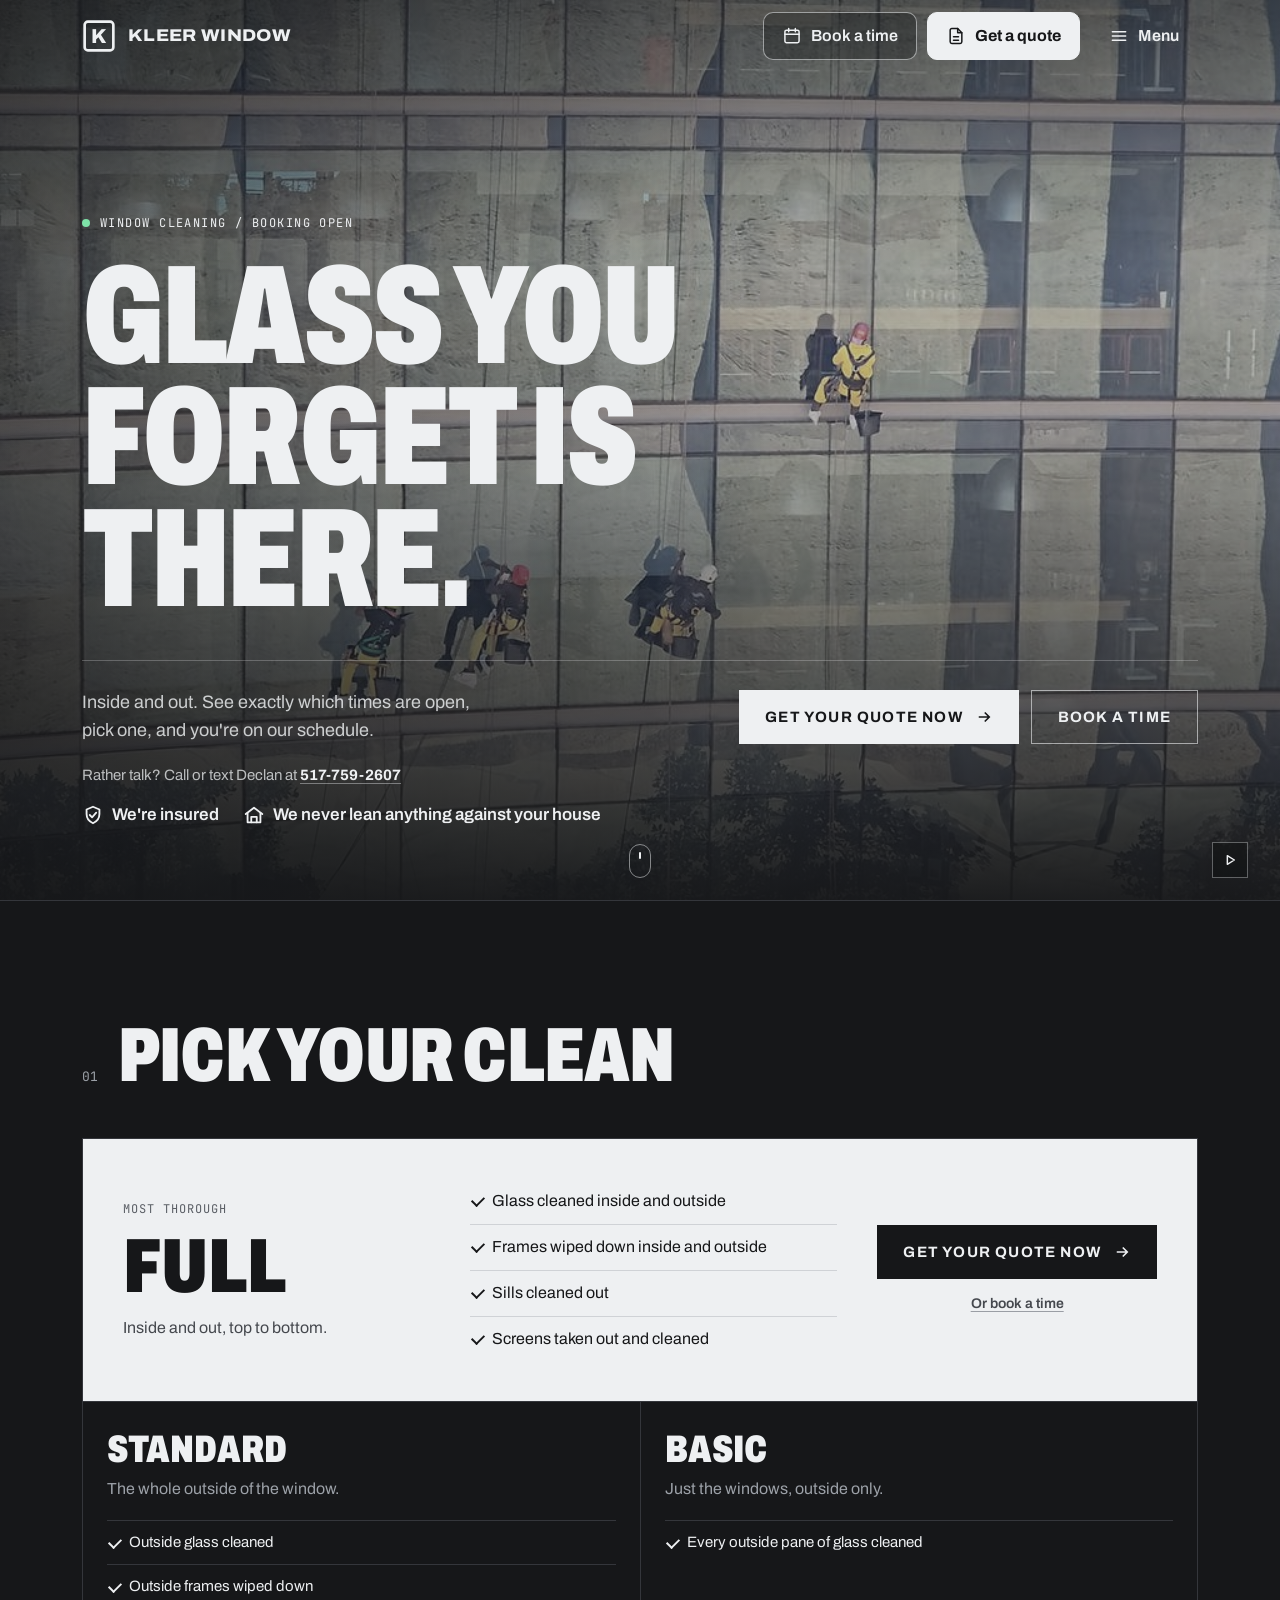
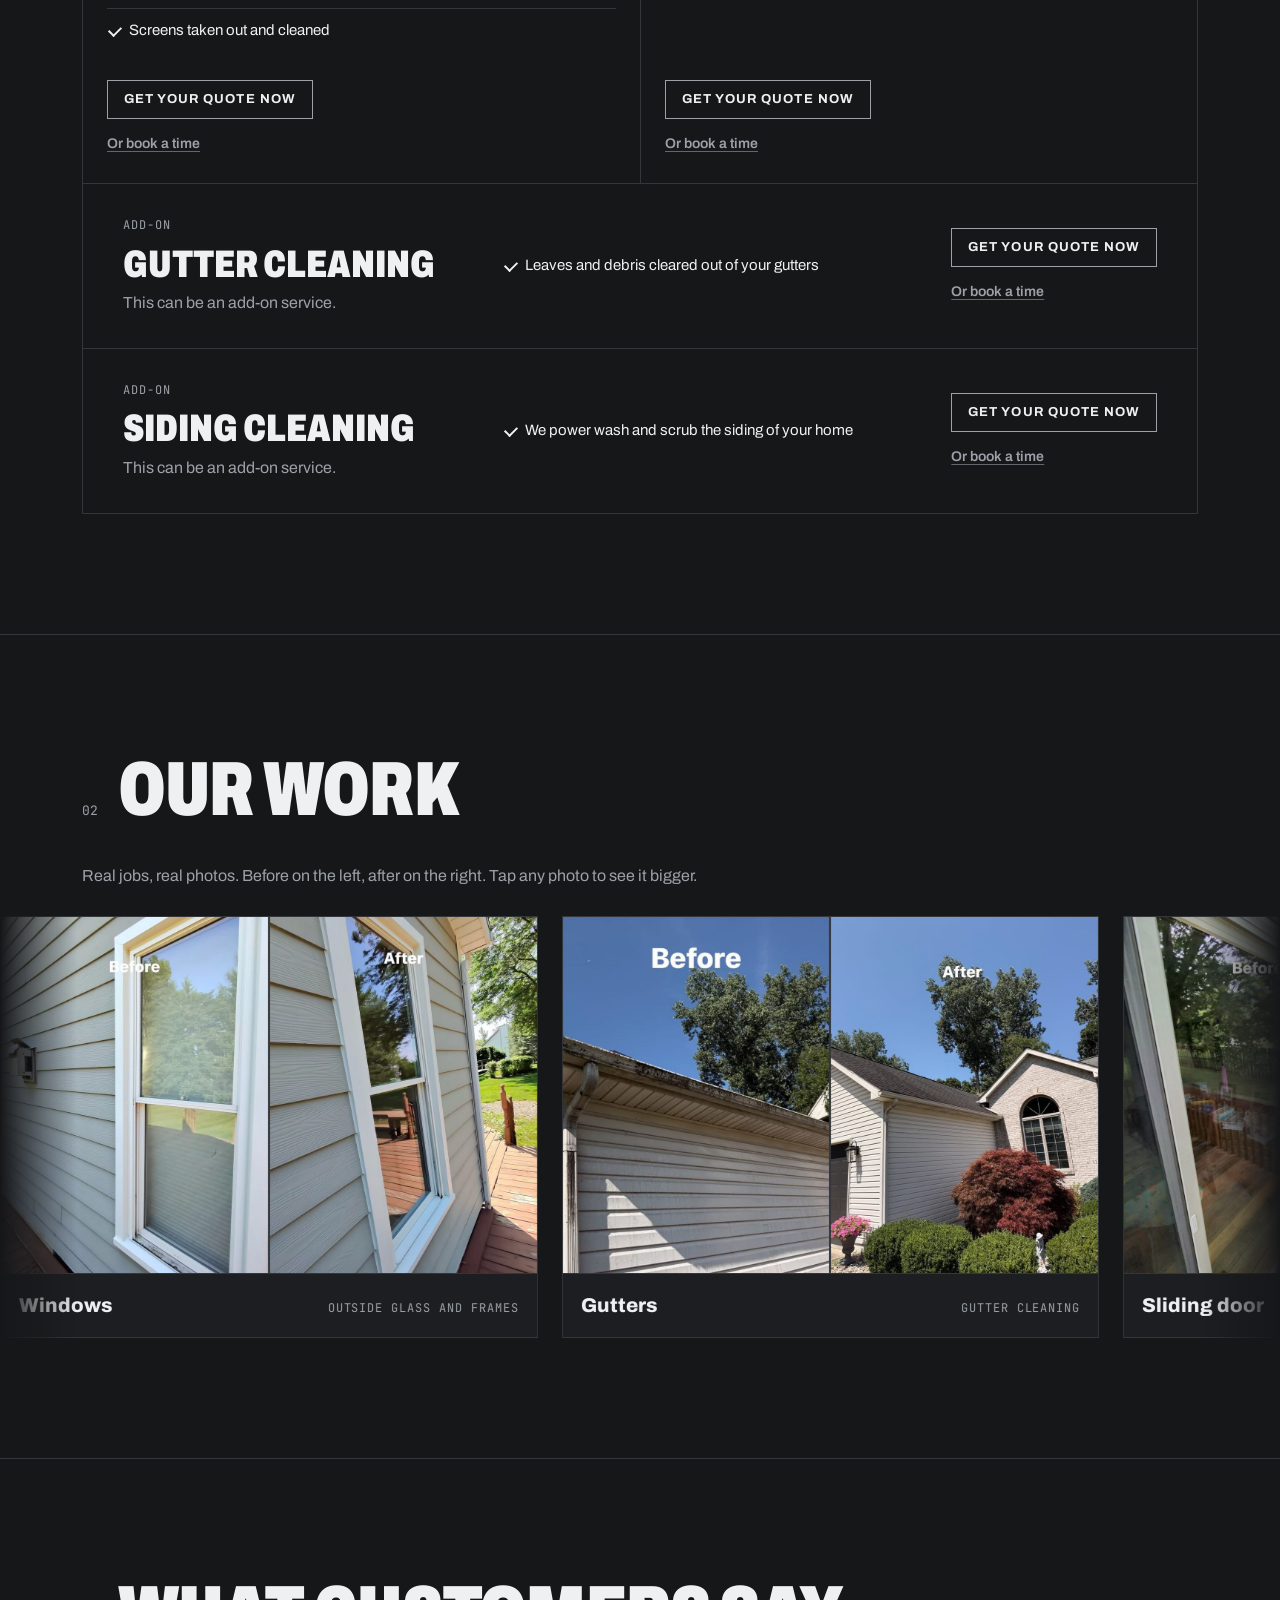
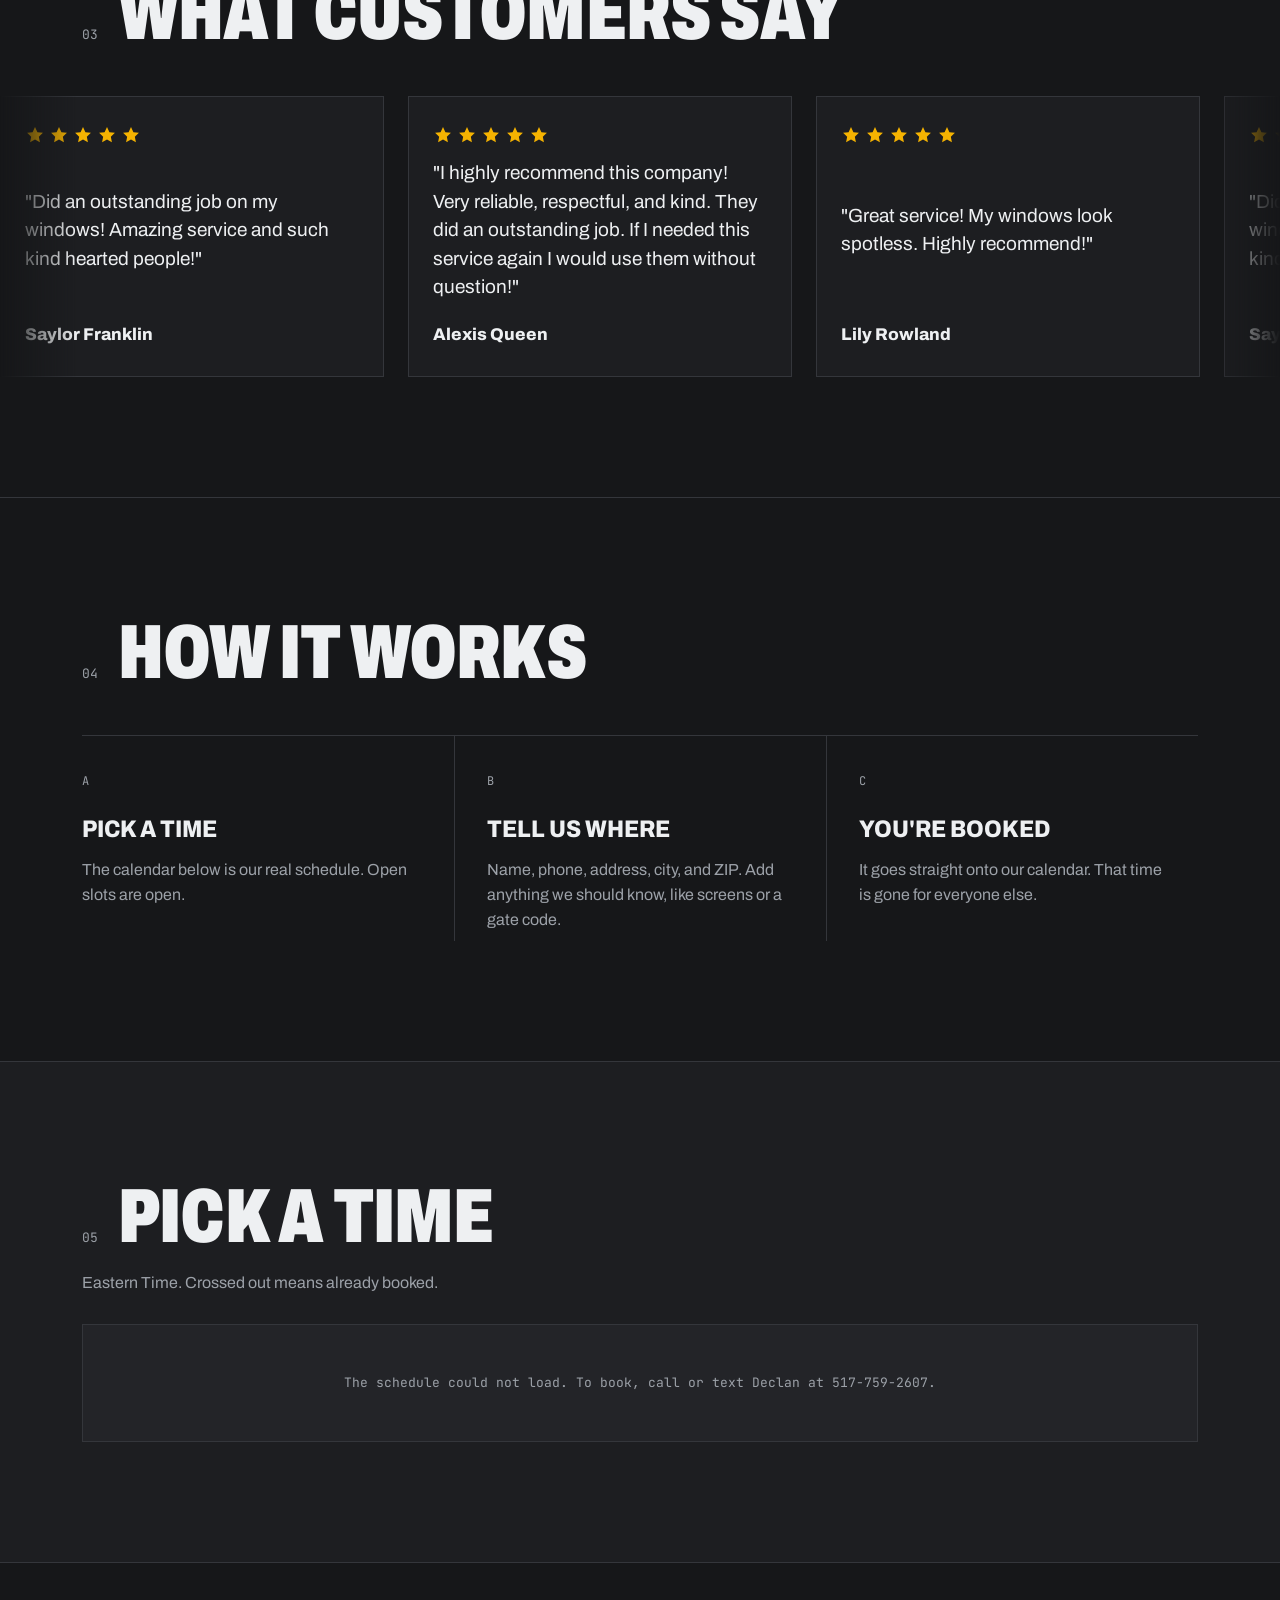
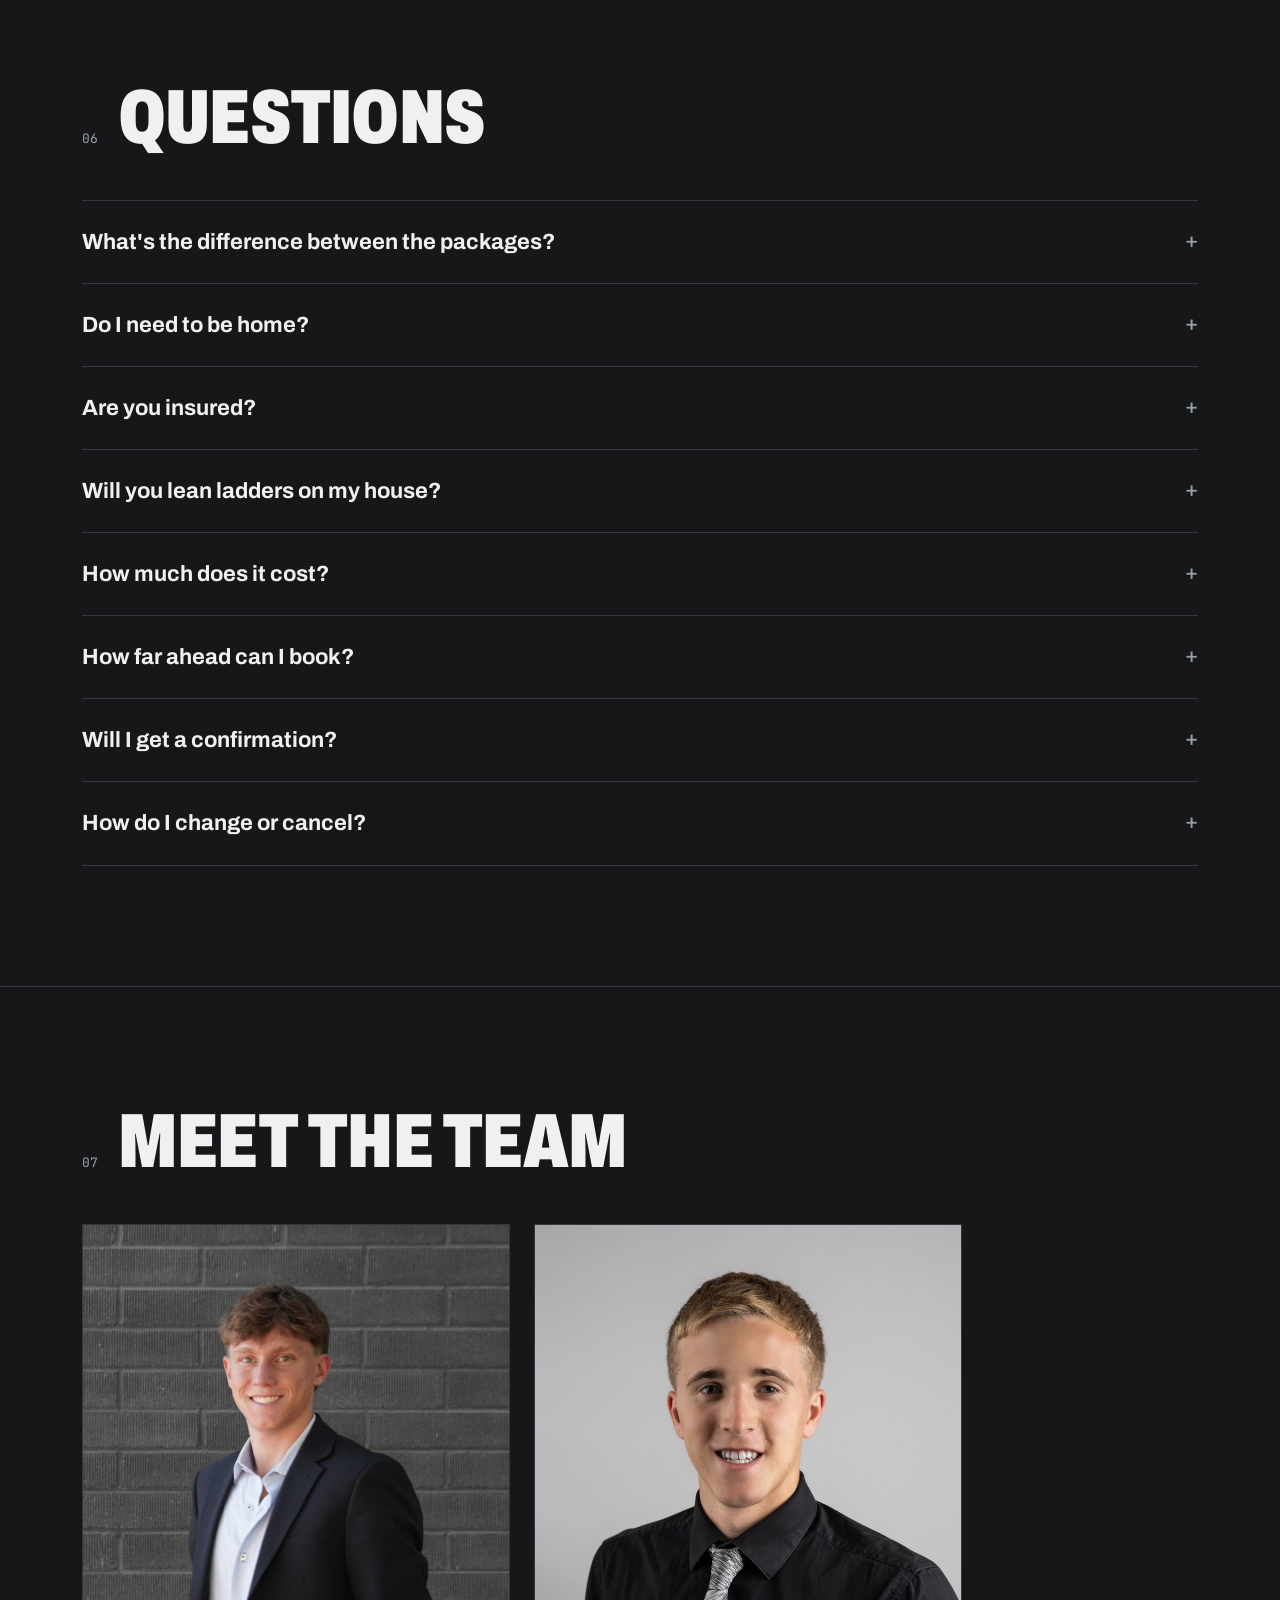
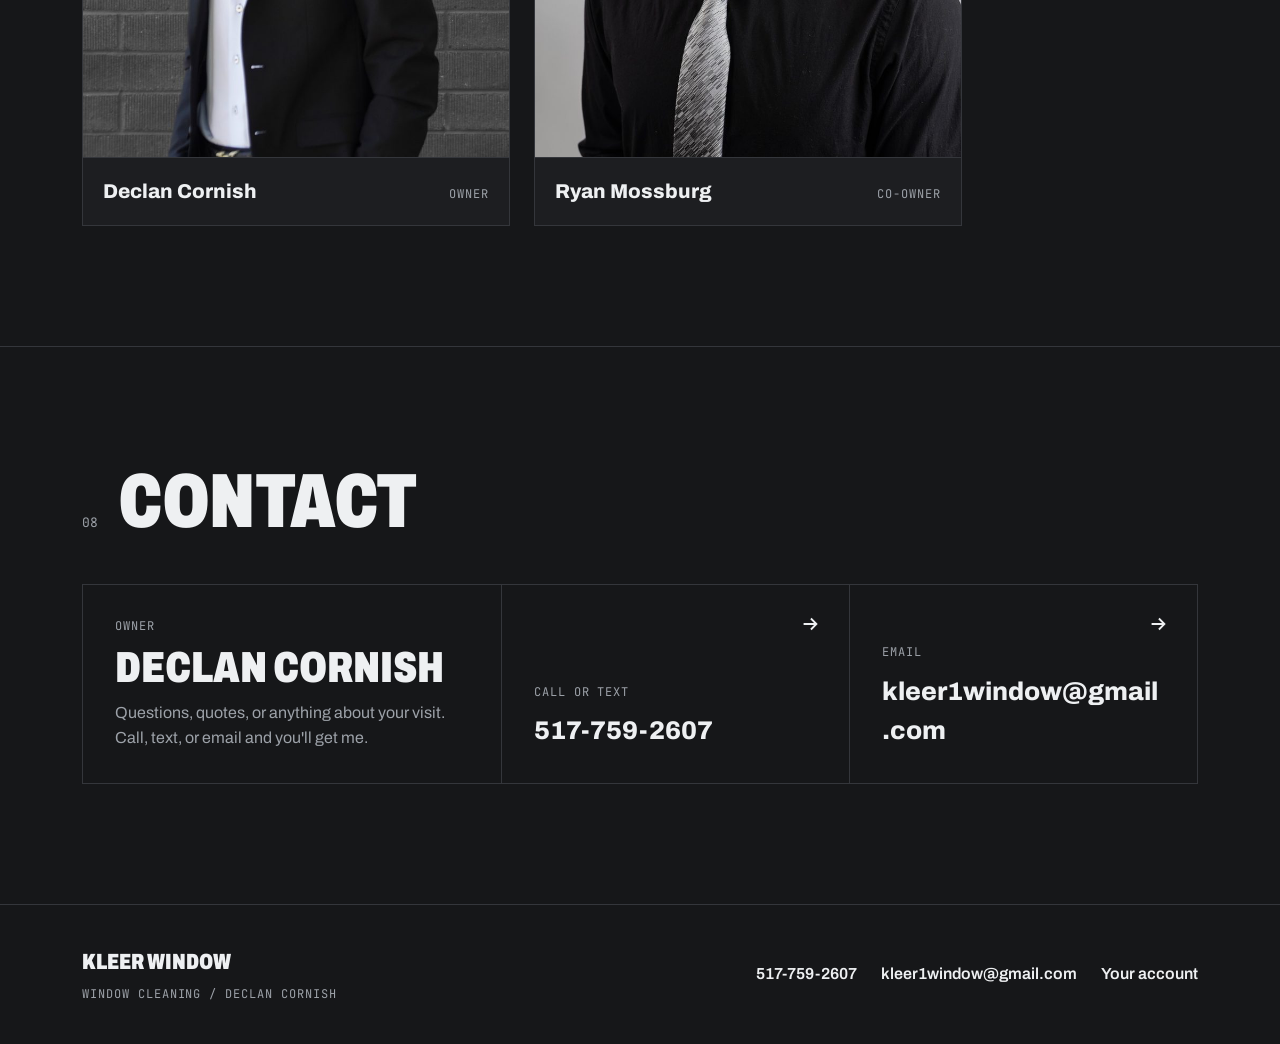
<file: index.html>
<!doctype html>
<html lang="en">
<head>
  <meta charset="utf-8">
  <meta name="viewport" content="width=device-width, initial-scale=1">
  <title>Kleer Window | Residential Window Cleaning, Book Online</title>
  <meta name="description" content="Kleer Window cleans glass inside and out, plus frames, sills, screens, and tracks. See open times and book online, or get a quote priced by the window.">
  <link rel="canonical" href="https://kleerwindow.com/">
  <meta name="theme-color" content="#161719">
  <meta property="og:type" content="website">
  <meta property="og:site_name" content="Kleer Window">
  <meta property="og:url" content="https://kleerwindow.com/">
  <meta property="og:title" content="Kleer Window | Window Cleaning">
  <meta property="og:description" content="See open times and book a window cleaning online, or get a quote priced by the window.">
  <meta property="og:image" content="https://kleerwindow.com/assets/media/og-image.png">
  <meta property="og:image:width" content="1200">
  <meta property="og:image:height" content="630">
  <meta property="og:image:alt" content="Kleer Window logo, a K inside a square">
  <meta name="twitter:card" content="summary_large_image">
  <meta name="twitter:image" content="https://kleerwindow.com/assets/media/og-image.png">
  <link rel="apple-touch-icon" href="assets/media/apple-touch-icon.png">
  <script type="application/ld+json">
  {
    "@context": "https://schema.org",
    "@type": "HomeAndConstructionBusiness",
    "name": "Kleer Window",
    "description": "Residential window cleaning: glass inside and out, frames, sills, screens, and tracks. Book online or get a quote priced by the window.",
    "url": "https://kleerwindow.com/",
    "logo": "https://kleerwindow.com/assets/media/apple-touch-icon.png",
    "image": "https://kleerwindow.com/assets/media/og-image.png",
    "telephone": "+1-517-759-2607",
    "email": "kleer1window@gmail.com",
    "founder": { "@type": "Person", "name": "Declan Cornish" },
    "openingHoursSpecification": [{
      "@type": "OpeningHoursSpecification",
      "dayOfWeek": ["Monday", "Tuesday", "Wednesday", "Thursday", "Friday", "Saturday"],
      "opens": "09:30",
      "closes": "16:30"
    }],
    "hasOfferCatalog": {
      "@type": "OfferCatalog",
      "name": "Window, gutter, and siding cleaning",
      "itemListElement": [
        { "@type": "Offer", "itemOffered": { "@type": "Service", "name": "Full window cleaning", "description": "Glass and frames inside and outside, sills, and screens." } },
        { "@type": "Offer", "itemOffered": { "@type": "Service", "name": "Standard window cleaning", "description": "Outside glass and frames, plus screens." } },
        { "@type": "Offer", "itemOffered": { "@type": "Service", "name": "Basic window cleaning", "description": "Outside glass only." } },
        { "@type": "Offer", "itemOffered": { "@type": "Service", "name": "Gutter cleaning", "description": "Leaves and debris cleared out of the gutters." } },
        { "@type": "Offer", "itemOffered": { "@type": "Service", "name": "Siding cleaning", "description": "Siding power washed and scrubbed." } }
      ]
    }
  }
  </script>
  <link rel="icon" href="data:image/svg+xml,%3Csvg xmlns='http://www.w3.org/2000/svg' viewBox='0 0 32 32'%3E%3Crect x='1' y='1' width='30' height='30' rx='4' fill='%23161719' stroke='%23f1f2f4' stroke-width='2.5'/%3E%3Ctext x='16' y='22.5' text-anchor='middle' font-family='Arial,sans-serif' font-weight='800' font-size='19' fill='%23f1f2f4'%3EK%3C/text%3E%3C/svg%3E">
  <link rel="preconnect" href="https://fonts.googleapis.com">
  <link rel="preconnect" href="https://fonts.gstatic.com" crossorigin>
  <link href="https://fonts.googleapis.com/css2?family=Archivo:wdth,wght@62..125,400..900&family=JetBrains+Mono:wght@400;600&display=swap" rel="stylesheet">
  <link rel="preload" as="image" href="assets/media/hero-poster.jpg">
  <link rel="stylesheet" href="assets/styles.css?v=20261119a">
</head>
<body>
  <header class="nav" id="nav">
    <div class="wrap nav-inner">
      <a class="brand" href="#top" aria-label="Kleer Window home">
        <svg viewBox="0 0 32 32" aria-hidden="true"><rect class="box" x="2.5" y="2.5" width="27" height="27" rx="3"/><text class="k" x="16" y="16" text-anchor="middle" dominant-baseline="central">K</text></svg>
        <span>Kleer Window</span>
      </a>
      <nav class="nav-links">
        <a class="nav-btn" href="#book">
          <svg viewBox="0 0 24 24" aria-hidden="true"><rect x="3.5" y="5" width="17" height="15" rx="2"/><path d="M3.5 10h17M8 3v4M16 3v4"/></svg>
          <span class="long">Book a time</span><span class="short">Book</span>
        </a>
        <button class="nav-btn nav-cta" type="button" data-quote="">
          <svg viewBox="0 0 24 24" aria-hidden="true"><path d="M14 3H7a2 2 0 0 0-2 2v14a2 2 0 0 0 2 2h10a2 2 0 0 0 2-2V8z"/><path d="M14 3v5h5M9 13h6M9 17h6"/></svg>
          <span class="long">Get a quote</span><span class="short">Quote</span>
        </button>
        <div class="nav-menu">
          <button class="nav-btn nav-menu-btn" type="button" aria-expanded="false" aria-controls="nav-menu-list">
            <svg viewBox="0 0 24 24" aria-hidden="true"><path d="M4 7h16M4 12h16M4 17h16"/></svg>
            <span>Menu</span>
          </button>
          <div class="nav-menu-list" id="nav-menu-list" hidden>
            <a href="#services">Packages</a>
            <a href="#work">Our work</a>
            <a href="#reviews">Reviews</a>
            <a href="#how">How it works</a>
            <a href="#faq">Questions</a>
            <a href="#team">Meet the team</a>
            <a href="#contact">Contact us</a>
            <a href="account.html">Your account</a>
          </div>
        </div>
      </nav>
    </div>
  </header>

  <main id="top">
    <section class="hero">
      <video class="hero-video" id="hero-video" muted autoplay loop playsinline preload="auto" poster="assets/media/hero-poster.jpg" aria-hidden="true"></video>
      <div class="hero-shade" aria-hidden="true"></div>
      <div class="wrap hero-inner">
        <p class="tag"><span class="dot"></span>Window cleaning / booking open</p>
        <h1>Glass you<br>forget is there.</h1>
        <div class="hero-foot">
          <p class="lede">Inside and out. See exactly which times are open, pick one, and you're on our schedule.</p>
          <div class="hero-ctas">
            <button class="btn" type="button" data-quote="">Get your quote now <svg viewBox="0 0 24 24" aria-hidden="true"><path d="M5 12h14M13 6l6 6-6 6"/></svg></button>
            <a class="btn btn-ghost" href="#book">Book a time</a>
          </div>
        </div>
        <p class="hero-contact">Rather talk? Call or text Declan at <a href="tel:+15177592607">517-759-2607</a></p>
        <ul class="hero-trust">
          <li><svg viewBox="0 0 24 24" aria-hidden="true"><path d="M12 3l7 3v5c0 4.5-3 8.3-7 10-4-1.7-7-5.5-7-10V6z"/><path d="M8.5 12l2.5 2.5 4.5-5"/></svg>We're insured</li>
          <li><svg viewBox="0 0 24 24" aria-hidden="true"><path d="M3 11l9-7 9 7"/><path d="M5 10v10h14V10"/><path d="M9 20v-6h6v6"/></svg>We never lean anything against your house</li>
        </ul>
      </div>
      <a class="scroll-cue" href="#services" aria-label="Scroll down"><span></span></a>
      <button class="video-toggle" id="video-toggle" type="button" aria-pressed="false" aria-label="Pause background video" hidden>
        <svg class="i-pause" viewBox="0 0 24 24" aria-hidden="true"><path d="M9 6v12M15 6v12"/></svg>
        <svg class="i-play" viewBox="0 0 24 24" aria-hidden="true"><path d="M8 5.5v13l10.5-6.5z"/></svg>
      </button>
    </section>

    <section id="services" class="section">
      <div class="wrap">
        <header class="sec-head">
          <span class="num">01</span>
          <h2>Pick your clean</h2>
        </header>
        <div class="tiers">
          <article class="tier tier-top">
            <div class="tier-head">
              <p class="mono">Most thorough</p>
              <h3>Full</h3>
              <p class="tier-sum">Inside and out, top to bottom.</p>
            </div>
            <ul class="tier-list">
              <li>Glass cleaned inside and outside</li>
              <li>Frames wiped down inside and outside</li>
              <li>Sills cleaned out</li>
              <li>Screens taken out and cleaned</li>
            </ul>
            <div class="tier-actions">
              <button class="btn tier-btn" type="button" data-quote="Full">Get your quote now <svg viewBox="0 0 24 24" aria-hidden="true"><path d="M5 12h14M13 6l6 6-6 6"/></svg></button>
              <button class="link tier-book" type="button" data-tier="Full">Or book a time</button>
            </div>
          </article>

          <article class="tier">
            <h3>Standard</h3>
            <p class="tier-sum">The whole outside of the window.</p>
            <ul class="tier-list">
              <li>Outside glass cleaned</li>
              <li>Outside frames wiped down</li>
              <li>Screens taken out and cleaned</li>
            </ul>
            <div class="tier-actions">
              <button class="tier-btn tier-btn-line" type="button" data-quote="Standard">Get your quote now</button>
              <button class="link tier-book" type="button" data-tier="Standard">Or book a time</button>
            </div>
          </article>

          <article class="tier">
            <h3>Basic</h3>
            <p class="tier-sum">Just the windows, outside only.</p>
            <ul class="tier-list">
              <li>Every outside pane of glass cleaned</li>
            </ul>
            <div class="tier-actions">
              <button class="tier-btn tier-btn-line" type="button" data-quote="Basic">Get your quote now</button>
              <button class="link tier-book" type="button" data-tier="Basic">Or book a time</button>
            </div>
          </article>

          <article class="tier tier-extra">
            <div class="tier-head">
              <p class="mono">Add-on</p>
              <h3>Gutter cleaning</h3>
              <p class="tier-sum">This can be an add-on service.</p>
            </div>
            <ul class="tier-list">
              <li>Leaves and debris cleared out of your gutters</li>
            </ul>
            <div class="tier-actions">
              <button class="tier-btn tier-btn-line" type="button" data-quote="Gutters">Get your quote now</button>
              <button class="link tier-book" type="button" data-tier="Gutters">Or book a time</button>
            </div>
          </article>

          <article class="tier tier-extra">
            <div class="tier-head">
              <p class="mono">Add-on</p>
              <h3>Siding cleaning</h3>
              <p class="tier-sum">This can be an add-on service.</p>
            </div>
            <ul class="tier-list">
              <li>We power wash and scrub the siding of your home</li>
            </ul>
            <div class="tier-actions">
              <button class="tier-btn tier-btn-line" type="button" data-quote="Siding">Get your quote now</button>
              <button class="link tier-book" type="button" data-tier="Siding">Or book a time</button>
            </div>
          </article>
        </div>
      </div>
    </section>

    <section id="work" class="section work">
      <div class="wrap">
        <header class="sec-head">
          <span class="num">02</span>
          <h2>Our work</h2>
        </header>
        <p class="sub work-sub">Real jobs, real photos. Before on the left, after on the right. Tap any photo to see it bigger.</p>
      </div>
      <div class="work-marquee">
        <div class="work-track">
            <figure class="work-card">
              <div class="work-pair">
                <img src="assets/media/work-window-before.jpg" alt="Before: a window on a gray sided house" width="720" height="960" decoding="async">
                <img src="assets/media/work-window-after.jpg" alt="After: a window on a gray sided house" width="720" height="960" decoding="async">
              </div>
              <figcaption><span class="team-name">Windows</span><span class="mono">Outside glass and frames</span></figcaption>
            </figure>
            <figure class="work-card">
              <div class="work-pair">
                <img src="assets/media/work-gutter-before.jpg" alt="Before: the gutter and siding on a garage" width="720" height="960" decoding="async">
                <img src="assets/media/work-gutter-after.jpg" alt="After: the gutter and siding on a garage" width="720" height="960" decoding="async">
              </div>
              <figcaption><span class="team-name">Gutters</span><span class="mono">Gutter cleaning</span></figcaption>
            </figure>
            <figure class="work-card">
              <div class="work-pair">
                <img src="assets/media/work-door-before.jpg" alt="Before: a sliding glass door onto a deck" width="720" height="960" decoding="async">
                <img src="assets/media/work-door-after.jpg" alt="After: a sliding glass door onto a deck" width="720" height="960" decoding="async">
              </div>
              <figcaption><span class="team-name">Sliding door</span><span class="mono">Glass and frame</span></figcaption>
            </figure>
                        <figure class="work-card">
              <div class="work-pair">
                <img src="assets/media/work-tall-before.jpg" alt="Before: a wall of tall two-story windows" width="720" height="960" decoding="async">
                <img src="assets/media/work-tall-after.jpg" alt="After: a wall of tall two-story windows" width="720" height="960" decoding="async">
              </div>
              <figcaption><span class="team-name">Two-story windows</span><span class="mono">Outside glass and frames</span></figcaption>
            </figure>
                        <figure class="work-card">
              <div class="work-pair">
                <img src="assets/media/work-sill-before.jpg" alt="Before: a dirty window and sill on tan siding" width="720" height="960" decoding="async">
                <img src="assets/media/work-sill-after.jpg" alt="After: a clean window and sill on tan siding" width="720" height="960" decoding="async">
              </div>
              <figcaption><span class="team-name">Window and sill</span><span class="mono">Glass, frames and sill</span></figcaption>
            </figure>
            <figure class="work-card" aria-hidden="true">
              <div class="work-pair">
                <img src="assets/media/work-window-before.jpg" alt="" width="720" height="960" decoding="async">
                <img src="assets/media/work-window-after.jpg" alt="" width="720" height="960" decoding="async">
              </div>
              <figcaption><span class="team-name">Windows</span><span class="mono">Outside glass and frames</span></figcaption>
            </figure>
            <figure class="work-card" aria-hidden="true">
              <div class="work-pair">
                <img src="assets/media/work-gutter-before.jpg" alt="" width="720" height="960" decoding="async">
                <img src="assets/media/work-gutter-after.jpg" alt="" width="720" height="960" decoding="async">
              </div>
              <figcaption><span class="team-name">Gutters</span><span class="mono">Gutter cleaning</span></figcaption>
            </figure>
            <figure class="work-card" aria-hidden="true">
              <div class="work-pair">
                <img src="assets/media/work-door-before.jpg" alt="" width="720" height="960" decoding="async">
                <img src="assets/media/work-door-after.jpg" alt="" width="720" height="960" decoding="async">
              </div>
              <figcaption><span class="team-name">Sliding door</span><span class="mono">Glass and frame</span></figcaption>
            </figure>
                        <figure class="work-card" aria-hidden="true">
              <div class="work-pair">
                <img src="assets/media/work-tall-before.jpg" alt="" width="720" height="960" decoding="async">
                <img src="assets/media/work-tall-after.jpg" alt="" width="720" height="960" decoding="async">
              </div>
              <figcaption><span class="team-name">Two-story windows</span><span class="mono">Outside glass and frames</span></figcaption>
            </figure>
                        <figure class="work-card" aria-hidden="true">
              <div class="work-pair">
                <img src="assets/media/work-sill-before.jpg" alt="" width="720" height="960" decoding="async">
                <img src="assets/media/work-sill-after.jpg" alt="" width="720" height="960" decoding="async">
              </div>
              <figcaption><span class="team-name">Window and sill</span><span class="mono">Glass, frames and sill</span></figcaption>
            </figure>
            <figure class="work-card" aria-hidden="true">
              <div class="work-pair">
                <img src="assets/media/work-window-before.jpg" alt="" width="720" height="960" decoding="async">
                <img src="assets/media/work-window-after.jpg" alt="" width="720" height="960" decoding="async">
              </div>
              <figcaption><span class="team-name">Windows</span><span class="mono">Outside glass and frames</span></figcaption>
            </figure>
            <figure class="work-card" aria-hidden="true">
              <div class="work-pair">
                <img src="assets/media/work-gutter-before.jpg" alt="" width="720" height="960" decoding="async">
                <img src="assets/media/work-gutter-after.jpg" alt="" width="720" height="960" decoding="async">
              </div>
              <figcaption><span class="team-name">Gutters</span><span class="mono">Gutter cleaning</span></figcaption>
            </figure>
            <figure class="work-card" aria-hidden="true">
              <div class="work-pair">
                <img src="assets/media/work-door-before.jpg" alt="" width="720" height="960" decoding="async">
                <img src="assets/media/work-door-after.jpg" alt="" width="720" height="960" decoding="async">
              </div>
              <figcaption><span class="team-name">Sliding door</span><span class="mono">Glass and frame</span></figcaption>
            </figure>
                        <figure class="work-card" aria-hidden="true">
              <div class="work-pair">
                <img src="assets/media/work-tall-before.jpg" alt="" width="720" height="960" decoding="async">
                <img src="assets/media/work-tall-after.jpg" alt="" width="720" height="960" decoding="async">
              </div>
              <figcaption><span class="team-name">Two-story windows</span><span class="mono">Outside glass and frames</span></figcaption>
            </figure>
                        <figure class="work-card" aria-hidden="true">
              <div class="work-pair">
                <img src="assets/media/work-sill-before.jpg" alt="" width="720" height="960" decoding="async">
                <img src="assets/media/work-sill-after.jpg" alt="" width="720" height="960" decoding="async">
              </div>
              <figcaption><span class="team-name">Window and sill</span><span class="mono">Glass, frames and sill</span></figcaption>
            </figure>
            <figure class="work-card" aria-hidden="true">
              <div class="work-pair">
                <img src="assets/media/work-window-before.jpg" alt="" width="720" height="960" decoding="async">
                <img src="assets/media/work-window-after.jpg" alt="" width="720" height="960" decoding="async">
              </div>
              <figcaption><span class="team-name">Windows</span><span class="mono">Outside glass and frames</span></figcaption>
            </figure>
            <figure class="work-card" aria-hidden="true">
              <div class="work-pair">
                <img src="assets/media/work-gutter-before.jpg" alt="" width="720" height="960" decoding="async">
                <img src="assets/media/work-gutter-after.jpg" alt="" width="720" height="960" decoding="async">
              </div>
              <figcaption><span class="team-name">Gutters</span><span class="mono">Gutter cleaning</span></figcaption>
            </figure>
            <figure class="work-card" aria-hidden="true">
              <div class="work-pair">
                <img src="assets/media/work-door-before.jpg" alt="" width="720" height="960" decoding="async">
                <img src="assets/media/work-door-after.jpg" alt="" width="720" height="960" decoding="async">
              </div>
              <figcaption><span class="team-name">Sliding door</span><span class="mono">Glass and frame</span></figcaption>
            </figure>
                        <figure class="work-card" aria-hidden="true">
              <div class="work-pair">
                <img src="assets/media/work-tall-before.jpg" alt="" width="720" height="960" decoding="async">
                <img src="assets/media/work-tall-after.jpg" alt="" width="720" height="960" decoding="async">
              </div>
              <figcaption><span class="team-name">Two-story windows</span><span class="mono">Outside glass and frames</span></figcaption>
            </figure>
                        <figure class="work-card" aria-hidden="true">
              <div class="work-pair">
                <img src="assets/media/work-sill-before.jpg" alt="" width="720" height="960" decoding="async">
                <img src="assets/media/work-sill-after.jpg" alt="" width="720" height="960" decoding="async">
              </div>
              <figcaption><span class="team-name">Window and sill</span><span class="mono">Glass, frames and sill</span></figcaption>
            </figure>
        </div>
      </div>
    </section>

    <section id="reviews" class="section reviews">
      <div class="wrap">
        <header class="sec-head">
          <span class="num">03</span>
          <h2>What customers say</h2>
        </header>
      </div>
      <div class="work-marquee review-marquee">
        <div class="work-track review-track">
            <figure class="review">
              <div class="stars" role="img" aria-label="5 out of 5 stars"><svg viewBox="0 0 24 24" aria-hidden="true"><path d="M12 2.5l2.9 6.1 6.6.8-4.9 4.6 1.3 6.6L12 17.3l-5.9 3.3 1.3-6.6-4.9-4.6 6.6-.8z"/></svg><svg viewBox="0 0 24 24" aria-hidden="true"><path d="M12 2.5l2.9 6.1 6.6.8-4.9 4.6 1.3 6.6L12 17.3l-5.9 3.3 1.3-6.6-4.9-4.6 6.6-.8z"/></svg><svg viewBox="0 0 24 24" aria-hidden="true"><path d="M12 2.5l2.9 6.1 6.6.8-4.9 4.6 1.3 6.6L12 17.3l-5.9 3.3 1.3-6.6-4.9-4.6 6.6-.8z"/></svg><svg viewBox="0 0 24 24" aria-hidden="true"><path d="M12 2.5l2.9 6.1 6.6.8-4.9 4.6 1.3 6.6L12 17.3l-5.9 3.3 1.3-6.6-4.9-4.6 6.6-.8z"/></svg><svg viewBox="0 0 24 24" aria-hidden="true"><path d="M12 2.5l2.9 6.1 6.6.8-4.9 4.6 1.3 6.6L12 17.3l-5.9 3.3 1.3-6.6-4.9-4.6 6.6-.8z"/></svg></div>
              <blockquote>"Did an outstanding job on my windows! Amazing service and such kind hearted people!"</blockquote>
              <figcaption class="team-name">Saylor Franklin</figcaption>
            </figure>
            <figure class="review">
              <div class="stars" role="img" aria-label="5 out of 5 stars"><svg viewBox="0 0 24 24" aria-hidden="true"><path d="M12 2.5l2.9 6.1 6.6.8-4.9 4.6 1.3 6.6L12 17.3l-5.9 3.3 1.3-6.6-4.9-4.6 6.6-.8z"/></svg><svg viewBox="0 0 24 24" aria-hidden="true"><path d="M12 2.5l2.9 6.1 6.6.8-4.9 4.6 1.3 6.6L12 17.3l-5.9 3.3 1.3-6.6-4.9-4.6 6.6-.8z"/></svg><svg viewBox="0 0 24 24" aria-hidden="true"><path d="M12 2.5l2.9 6.1 6.6.8-4.9 4.6 1.3 6.6L12 17.3l-5.9 3.3 1.3-6.6-4.9-4.6 6.6-.8z"/></svg><svg viewBox="0 0 24 24" aria-hidden="true"><path d="M12 2.5l2.9 6.1 6.6.8-4.9 4.6 1.3 6.6L12 17.3l-5.9 3.3 1.3-6.6-4.9-4.6 6.6-.8z"/></svg><svg viewBox="0 0 24 24" aria-hidden="true"><path d="M12 2.5l2.9 6.1 6.6.8-4.9 4.6 1.3 6.6L12 17.3l-5.9 3.3 1.3-6.6-4.9-4.6 6.6-.8z"/></svg></div>
              <blockquote>"I highly recommend this company! Very reliable, respectful, and kind. They did an outstanding job. If I needed this service again I would use them without question!"</blockquote>
              <figcaption class="team-name">Alexis Queen</figcaption>
            </figure>
            <figure class="review">
              <div class="stars" role="img" aria-label="5 out of 5 stars"><svg viewBox="0 0 24 24" aria-hidden="true"><path d="M12 2.5l2.9 6.1 6.6.8-4.9 4.6 1.3 6.6L12 17.3l-5.9 3.3 1.3-6.6-4.9-4.6 6.6-.8z"/></svg><svg viewBox="0 0 24 24" aria-hidden="true"><path d="M12 2.5l2.9 6.1 6.6.8-4.9 4.6 1.3 6.6L12 17.3l-5.9 3.3 1.3-6.6-4.9-4.6 6.6-.8z"/></svg><svg viewBox="0 0 24 24" aria-hidden="true"><path d="M12 2.5l2.9 6.1 6.6.8-4.9 4.6 1.3 6.6L12 17.3l-5.9 3.3 1.3-6.6-4.9-4.6 6.6-.8z"/></svg><svg viewBox="0 0 24 24" aria-hidden="true"><path d="M12 2.5l2.9 6.1 6.6.8-4.9 4.6 1.3 6.6L12 17.3l-5.9 3.3 1.3-6.6-4.9-4.6 6.6-.8z"/></svg><svg viewBox="0 0 24 24" aria-hidden="true"><path d="M12 2.5l2.9 6.1 6.6.8-4.9 4.6 1.3 6.6L12 17.3l-5.9 3.3 1.3-6.6-4.9-4.6 6.6-.8z"/></svg></div>
              <blockquote>"Great service! My windows look spotless. Highly recommend!"</blockquote>
              <figcaption class="team-name">Lily Rowland</figcaption>
            </figure>
            <figure class="review" aria-hidden="true">
              <div class="stars" role="img" aria-label="5 out of 5 stars"><svg viewBox="0 0 24 24" aria-hidden="true"><path d="M12 2.5l2.9 6.1 6.6.8-4.9 4.6 1.3 6.6L12 17.3l-5.9 3.3 1.3-6.6-4.9-4.6 6.6-.8z"/></svg><svg viewBox="0 0 24 24" aria-hidden="true"><path d="M12 2.5l2.9 6.1 6.6.8-4.9 4.6 1.3 6.6L12 17.3l-5.9 3.3 1.3-6.6-4.9-4.6 6.6-.8z"/></svg><svg viewBox="0 0 24 24" aria-hidden="true"><path d="M12 2.5l2.9 6.1 6.6.8-4.9 4.6 1.3 6.6L12 17.3l-5.9 3.3 1.3-6.6-4.9-4.6 6.6-.8z"/></svg><svg viewBox="0 0 24 24" aria-hidden="true"><path d="M12 2.5l2.9 6.1 6.6.8-4.9 4.6 1.3 6.6L12 17.3l-5.9 3.3 1.3-6.6-4.9-4.6 6.6-.8z"/></svg><svg viewBox="0 0 24 24" aria-hidden="true"><path d="M12 2.5l2.9 6.1 6.6.8-4.9 4.6 1.3 6.6L12 17.3l-5.9 3.3 1.3-6.6-4.9-4.6 6.6-.8z"/></svg></div>
              <blockquote>"Did an outstanding job on my windows! Amazing service and such kind hearted people!"</blockquote>
              <figcaption class="team-name">Saylor Franklin</figcaption>
            </figure>
            <figure class="review" aria-hidden="true">
              <div class="stars" role="img" aria-label="5 out of 5 stars"><svg viewBox="0 0 24 24" aria-hidden="true"><path d="M12 2.5l2.9 6.1 6.6.8-4.9 4.6 1.3 6.6L12 17.3l-5.9 3.3 1.3-6.6-4.9-4.6 6.6-.8z"/></svg><svg viewBox="0 0 24 24" aria-hidden="true"><path d="M12 2.5l2.9 6.1 6.6.8-4.9 4.6 1.3 6.6L12 17.3l-5.9 3.3 1.3-6.6-4.9-4.6 6.6-.8z"/></svg><svg viewBox="0 0 24 24" aria-hidden="true"><path d="M12 2.5l2.9 6.1 6.6.8-4.9 4.6 1.3 6.6L12 17.3l-5.9 3.3 1.3-6.6-4.9-4.6 6.6-.8z"/></svg><svg viewBox="0 0 24 24" aria-hidden="true"><path d="M12 2.5l2.9 6.1 6.6.8-4.9 4.6 1.3 6.6L12 17.3l-5.9 3.3 1.3-6.6-4.9-4.6 6.6-.8z"/></svg><svg viewBox="0 0 24 24" aria-hidden="true"><path d="M12 2.5l2.9 6.1 6.6.8-4.9 4.6 1.3 6.6L12 17.3l-5.9 3.3 1.3-6.6-4.9-4.6 6.6-.8z"/></svg></div>
              <blockquote>"I highly recommend this company! Very reliable, respectful, and kind. They did an outstanding job. If I needed this service again I would use them without question!"</blockquote>
              <figcaption class="team-name">Alexis Queen</figcaption>
            </figure>
            <figure class="review" aria-hidden="true">
              <div class="stars" role="img" aria-label="5 out of 5 stars"><svg viewBox="0 0 24 24" aria-hidden="true"><path d="M12 2.5l2.9 6.1 6.6.8-4.9 4.6 1.3 6.6L12 17.3l-5.9 3.3 1.3-6.6-4.9-4.6 6.6-.8z"/></svg><svg viewBox="0 0 24 24" aria-hidden="true"><path d="M12 2.5l2.9 6.1 6.6.8-4.9 4.6 1.3 6.6L12 17.3l-5.9 3.3 1.3-6.6-4.9-4.6 6.6-.8z"/></svg><svg viewBox="0 0 24 24" aria-hidden="true"><path d="M12 2.5l2.9 6.1 6.6.8-4.9 4.6 1.3 6.6L12 17.3l-5.9 3.3 1.3-6.6-4.9-4.6 6.6-.8z"/></svg><svg viewBox="0 0 24 24" aria-hidden="true"><path d="M12 2.5l2.9 6.1 6.6.8-4.9 4.6 1.3 6.6L12 17.3l-5.9 3.3 1.3-6.6-4.9-4.6 6.6-.8z"/></svg><svg viewBox="0 0 24 24" aria-hidden="true"><path d="M12 2.5l2.9 6.1 6.6.8-4.9 4.6 1.3 6.6L12 17.3l-5.9 3.3 1.3-6.6-4.9-4.6 6.6-.8z"/></svg></div>
              <blockquote>"Great service! My windows look spotless. Highly recommend!"</blockquote>
              <figcaption class="team-name">Lily Rowland</figcaption>
            </figure>
            <figure class="review" aria-hidden="true">
              <div class="stars" role="img" aria-label="5 out of 5 stars"><svg viewBox="0 0 24 24" aria-hidden="true"><path d="M12 2.5l2.9 6.1 6.6.8-4.9 4.6 1.3 6.6L12 17.3l-5.9 3.3 1.3-6.6-4.9-4.6 6.6-.8z"/></svg><svg viewBox="0 0 24 24" aria-hidden="true"><path d="M12 2.5l2.9 6.1 6.6.8-4.9 4.6 1.3 6.6L12 17.3l-5.9 3.3 1.3-6.6-4.9-4.6 6.6-.8z"/></svg><svg viewBox="0 0 24 24" aria-hidden="true"><path d="M12 2.5l2.9 6.1 6.6.8-4.9 4.6 1.3 6.6L12 17.3l-5.9 3.3 1.3-6.6-4.9-4.6 6.6-.8z"/></svg><svg viewBox="0 0 24 24" aria-hidden="true"><path d="M12 2.5l2.9 6.1 6.6.8-4.9 4.6 1.3 6.6L12 17.3l-5.9 3.3 1.3-6.6-4.9-4.6 6.6-.8z"/></svg><svg viewBox="0 0 24 24" aria-hidden="true"><path d="M12 2.5l2.9 6.1 6.6.8-4.9 4.6 1.3 6.6L12 17.3l-5.9 3.3 1.3-6.6-4.9-4.6 6.6-.8z"/></svg></div>
              <blockquote>"Did an outstanding job on my windows! Amazing service and such kind hearted people!"</blockquote>
              <figcaption class="team-name">Saylor Franklin</figcaption>
            </figure>
            <figure class="review" aria-hidden="true">
              <div class="stars" role="img" aria-label="5 out of 5 stars"><svg viewBox="0 0 24 24" aria-hidden="true"><path d="M12 2.5l2.9 6.1 6.6.8-4.9 4.6 1.3 6.6L12 17.3l-5.9 3.3 1.3-6.6-4.9-4.6 6.6-.8z"/></svg><svg viewBox="0 0 24 24" aria-hidden="true"><path d="M12 2.5l2.9 6.1 6.6.8-4.9 4.6 1.3 6.6L12 17.3l-5.9 3.3 1.3-6.6-4.9-4.6 6.6-.8z"/></svg><svg viewBox="0 0 24 24" aria-hidden="true"><path d="M12 2.5l2.9 6.1 6.6.8-4.9 4.6 1.3 6.6L12 17.3l-5.9 3.3 1.3-6.6-4.9-4.6 6.6-.8z"/></svg><svg viewBox="0 0 24 24" aria-hidden="true"><path d="M12 2.5l2.9 6.1 6.6.8-4.9 4.6 1.3 6.6L12 17.3l-5.9 3.3 1.3-6.6-4.9-4.6 6.6-.8z"/></svg><svg viewBox="0 0 24 24" aria-hidden="true"><path d="M12 2.5l2.9 6.1 6.6.8-4.9 4.6 1.3 6.6L12 17.3l-5.9 3.3 1.3-6.6-4.9-4.6 6.6-.8z"/></svg></div>
              <blockquote>"I highly recommend this company! Very reliable, respectful, and kind. They did an outstanding job. If I needed this service again I would use them without question!"</blockquote>
              <figcaption class="team-name">Alexis Queen</figcaption>
            </figure>
            <figure class="review" aria-hidden="true">
              <div class="stars" role="img" aria-label="5 out of 5 stars"><svg viewBox="0 0 24 24" aria-hidden="true"><path d="M12 2.5l2.9 6.1 6.6.8-4.9 4.6 1.3 6.6L12 17.3l-5.9 3.3 1.3-6.6-4.9-4.6 6.6-.8z"/></svg><svg viewBox="0 0 24 24" aria-hidden="true"><path d="M12 2.5l2.9 6.1 6.6.8-4.9 4.6 1.3 6.6L12 17.3l-5.9 3.3 1.3-6.6-4.9-4.6 6.6-.8z"/></svg><svg viewBox="0 0 24 24" aria-hidden="true"><path d="M12 2.5l2.9 6.1 6.6.8-4.9 4.6 1.3 6.6L12 17.3l-5.9 3.3 1.3-6.6-4.9-4.6 6.6-.8z"/></svg><svg viewBox="0 0 24 24" aria-hidden="true"><path d="M12 2.5l2.9 6.1 6.6.8-4.9 4.6 1.3 6.6L12 17.3l-5.9 3.3 1.3-6.6-4.9-4.6 6.6-.8z"/></svg><svg viewBox="0 0 24 24" aria-hidden="true"><path d="M12 2.5l2.9 6.1 6.6.8-4.9 4.6 1.3 6.6L12 17.3l-5.9 3.3 1.3-6.6-4.9-4.6 6.6-.8z"/></svg></div>
              <blockquote>"Great service! My windows look spotless. Highly recommend!"</blockquote>
              <figcaption class="team-name">Lily Rowland</figcaption>
            </figure>
            <figure class="review" aria-hidden="true">
              <div class="stars" role="img" aria-label="5 out of 5 stars"><svg viewBox="0 0 24 24" aria-hidden="true"><path d="M12 2.5l2.9 6.1 6.6.8-4.9 4.6 1.3 6.6L12 17.3l-5.9 3.3 1.3-6.6-4.9-4.6 6.6-.8z"/></svg><svg viewBox="0 0 24 24" aria-hidden="true"><path d="M12 2.5l2.9 6.1 6.6.8-4.9 4.6 1.3 6.6L12 17.3l-5.9 3.3 1.3-6.6-4.9-4.6 6.6-.8z"/></svg><svg viewBox="0 0 24 24" aria-hidden="true"><path d="M12 2.5l2.9 6.1 6.6.8-4.9 4.6 1.3 6.6L12 17.3l-5.9 3.3 1.3-6.6-4.9-4.6 6.6-.8z"/></svg><svg viewBox="0 0 24 24" aria-hidden="true"><path d="M12 2.5l2.9 6.1 6.6.8-4.9 4.6 1.3 6.6L12 17.3l-5.9 3.3 1.3-6.6-4.9-4.6 6.6-.8z"/></svg><svg viewBox="0 0 24 24" aria-hidden="true"><path d="M12 2.5l2.9 6.1 6.6.8-4.9 4.6 1.3 6.6L12 17.3l-5.9 3.3 1.3-6.6-4.9-4.6 6.6-.8z"/></svg></div>
              <blockquote>"Did an outstanding job on my windows! Amazing service and such kind hearted people!"</blockquote>
              <figcaption class="team-name">Saylor Franklin</figcaption>
            </figure>
            <figure class="review" aria-hidden="true">
              <div class="stars" role="img" aria-label="5 out of 5 stars"><svg viewBox="0 0 24 24" aria-hidden="true"><path d="M12 2.5l2.9 6.1 6.6.8-4.9 4.6 1.3 6.6L12 17.3l-5.9 3.3 1.3-6.6-4.9-4.6 6.6-.8z"/></svg><svg viewBox="0 0 24 24" aria-hidden="true"><path d="M12 2.5l2.9 6.1 6.6.8-4.9 4.6 1.3 6.6L12 17.3l-5.9 3.3 1.3-6.6-4.9-4.6 6.6-.8z"/></svg><svg viewBox="0 0 24 24" aria-hidden="true"><path d="M12 2.5l2.9 6.1 6.6.8-4.9 4.6 1.3 6.6L12 17.3l-5.9 3.3 1.3-6.6-4.9-4.6 6.6-.8z"/></svg><svg viewBox="0 0 24 24" aria-hidden="true"><path d="M12 2.5l2.9 6.1 6.6.8-4.9 4.6 1.3 6.6L12 17.3l-5.9 3.3 1.3-6.6-4.9-4.6 6.6-.8z"/></svg><svg viewBox="0 0 24 24" aria-hidden="true"><path d="M12 2.5l2.9 6.1 6.6.8-4.9 4.6 1.3 6.6L12 17.3l-5.9 3.3 1.3-6.6-4.9-4.6 6.6-.8z"/></svg></div>
              <blockquote>"I highly recommend this company! Very reliable, respectful, and kind. They did an outstanding job. If I needed this service again I would use them without question!"</blockquote>
              <figcaption class="team-name">Alexis Queen</figcaption>
            </figure>
            <figure class="review" aria-hidden="true">
              <div class="stars" role="img" aria-label="5 out of 5 stars"><svg viewBox="0 0 24 24" aria-hidden="true"><path d="M12 2.5l2.9 6.1 6.6.8-4.9 4.6 1.3 6.6L12 17.3l-5.9 3.3 1.3-6.6-4.9-4.6 6.6-.8z"/></svg><svg viewBox="0 0 24 24" aria-hidden="true"><path d="M12 2.5l2.9 6.1 6.6.8-4.9 4.6 1.3 6.6L12 17.3l-5.9 3.3 1.3-6.6-4.9-4.6 6.6-.8z"/></svg><svg viewBox="0 0 24 24" aria-hidden="true"><path d="M12 2.5l2.9 6.1 6.6.8-4.9 4.6 1.3 6.6L12 17.3l-5.9 3.3 1.3-6.6-4.9-4.6 6.6-.8z"/></svg><svg viewBox="0 0 24 24" aria-hidden="true"><path d="M12 2.5l2.9 6.1 6.6.8-4.9 4.6 1.3 6.6L12 17.3l-5.9 3.3 1.3-6.6-4.9-4.6 6.6-.8z"/></svg><svg viewBox="0 0 24 24" aria-hidden="true"><path d="M12 2.5l2.9 6.1 6.6.8-4.9 4.6 1.3 6.6L12 17.3l-5.9 3.3 1.3-6.6-4.9-4.6 6.6-.8z"/></svg></div>
              <blockquote>"Great service! My windows look spotless. Highly recommend!"</blockquote>
              <figcaption class="team-name">Lily Rowland</figcaption>
            </figure>
        </div>
      </div>
    </section>

    <section id="how" class="section">
      <div class="wrap">
        <header class="sec-head">
          <span class="num">04</span>
          <h2>How it works</h2>
        </header>
        <ol class="steps">
          <li><span class="step-n">A</span><h3>Pick a time</h3><p>The calendar below is our real schedule. Open slots are open.</p></li>
          <li><span class="step-n">B</span><h3>Tell us where</h3><p>Name, phone, address, city, and ZIP. Add anything we should know, like screens or a gate code.</p></li>
          <li><span class="step-n">C</span><h3>You're booked</h3><p>It goes straight onto our calendar. That time is gone for everyone else.</p></li>
        </ol>
      </div>
    </section>

    <section id="book" class="section book">
      <div class="wrap">
        <header class="sec-head">
          <span class="num">05</span>
          <h2>Pick a time</h2>
        </header>
        <p class="sub" id="tz-note">Eastern Time. Crossed out means already booked.</p>
        <p class="opens-note" id="opens-note" hidden></p>

        <div id="schedule" class="schedule" aria-live="polite">
          <p class="state">Loading the schedule...</p>
        </div>

        <form id="booking" class="booking" hidden novalidate>
          <div class="picked">
            <svg viewBox="0 0 24 24" aria-hidden="true"><rect x="3" y="5" width="18" height="16" rx="2"/><path d="M3 10h18M8 3v4M16 3v4"/></svg>
            <span id="picked-label"></span>
            <button type="button" class="link" id="change-time">Change</button>
          </div>

          <fieldset class="services">
            <legend>Package</legend>
            <label class="pill"><input type="radio" name="service" value="Full" required> Full</label>
            <label class="pill"><input type="radio" name="service" value="Standard"> Standard</label>
            <label class="pill"><input type="radio" name="service" value="Basic"> Basic</label>
            <label class="pill"><input type="radio" name="service" value="Gutters"> Gutter cleaning</label>
            <label class="pill"><input type="radio" name="service" value="Siding"> Siding cleaning</label>
            <a class="link pkg-link" href="#services">Compare packages</a>
          </fieldset>

          <div class="grid">
            <label>Name<input name="name" autocomplete="name" required maxlength="80"></label>
            <label>Phone<input name="phone" type="tel" autocomplete="tel" required maxlength="30"></label>
            <label class="full">Street address<input name="address" autocomplete="address-line1" required maxlength="160"></label>
            <label>City<input name="city" autocomplete="address-level2" required maxlength="60"></label>
            <label>ZIP code<input name="zip" autocomplete="postal-code" inputmode="numeric" required maxlength="10" pattern="\d{5}(-\d{4})?"></label>
            <label class="full"><span>Email <span class="opt">(required, we'll send your confirmation here)</span></span><input name="email" type="email" autocomplete="email" required maxlength="120"></label>
            <label class="full"><span>Anything we should know? <span class="opt">(optional)</span></span><textarea name="notes" rows="3" maxlength="600" placeholder="Number of windows, gate code, screens, pets"></textarea></label>
            <label class="hp" aria-hidden="true">Website<input name="website" tabindex="-1" autocomplete="off"></label>
          </div>

          <p class="error" id="form-error" role="alert" hidden></p>
          <button class="btn btn-block" type="submit" id="submit">Book this time</button>
        </form>

        <div id="done" class="done" hidden>
          <svg viewBox="0 0 24 24" aria-hidden="true"><circle cx="12" cy="12" r="10"/><path d="m7.5 12.5 3 3 6-6.5"/></svg>
          <h3>You're on the schedule</h3>
          <p id="done-label"></p>
          <p class="sub" id="done-email"></p>
          <p class="sub">We'll reach out at the number you gave us before the visit. Need to change something? Call or text <a class="link" href="tel:+15177592607">517-759-2607</a>.</p>
        </div>
      </div>
    </section>
    <section id="faq" class="section faq">
      <div class="wrap">
        <header class="sec-head">
          <span class="num">06</span>
          <h2>Questions</h2>
        </header>
        <div class="faq-list">
          <details>
            <summary>What's the difference between the packages?</summary>
            <p>Basic is just the windows, outside only. Standard cleans the outside glass and frames and takes out and cleans the screens. Full is everything, inside and out: glass and frames on both sides, the sills, and the screens.</p>
          </details>
          <details>
            <summary>Do I need to be home?</summary>
            <p>Yes. Someone needs to be home for every visit, whichever package you pick.</p>
          </details>
          <details>
            <summary>Are you insured?</summary>
            <p>Yes. Kleer Window is insured.</p>
          </details>
          <details>
            <summary>Will you lean ladders on my house?</summary>
            <p>No. We never lean ladders or anything else against your house.</p>
          </details>
          <details>
            <summary>How much does it cost?</summary>
            <p>We price by the window, so it depends on your home. Tap "Get your quote now," tell us where you are and roughly how many windows, and we'll get back to you with a price.</p>
          </details>
          <details>
            <summary>How far ahead can I book?</summary>
            <p>The schedule above always shows exactly which days are open, about four weeks at a time, Monday through Saturday. Online booking is closed on major holidays. Need something sooner than the first open day? Call or text <a class="link" href="tel:+15177592607">517-759-2607</a>.</p>
          </details>
          <details>
            <summary>Will I get a confirmation?</summary>
            <p>Yes. You'll get an email the moment you book, and a reminder email the day before your visit.</p>
          </details>
          <details>
            <summary>How do I change or cancel?</summary>
            <p>Use the link in your confirmation email, or sign in to <a class="link" href="account.html">your account</a>, and tap "Change the time" or "Cancel this visit." You can do it online up to 16 hours before your visit. After that, call or text Declan at <a class="link" href="tel:+15177592607">517-759-2607</a>.</p>
          </details>
        </div>
      </div>
    </section>

    <section id="team" class="section team">
      <div class="wrap">
        <header class="sec-head">
          <span class="num">07</span>
          <h2>Meet the team</h2>
        </header>
        <div class="team-grid">
          <figure class="team-card">
            <img src="assets/media/team-declan.jpg" alt="Declan Cornish" width="800" height="1000" loading="lazy" decoding="async">
            <figcaption>
              <span class="team-name">Declan Cornish</span>
              <span class="mono">Owner</span>
            </figcaption>
          </figure>
          <figure class="team-card">
            <img src="assets/media/team-moss.jpg" alt="Ryan Mossburg" width="800" height="1000" loading="lazy" decoding="async">
            <figcaption>
              <span class="team-name">Ryan Mossburg</span>
              <span class="mono">Co-owner</span>
            </figcaption>
          </figure>
        </div>
      </div>
    </section>

    <section id="contact" class="section contact">
      <div class="wrap">
        <header class="sec-head">
          <span class="num">08</span>
          <h2>Contact</h2>
        </header>
        <div class="contact-grid">
          <div class="contact-who">
            <p class="mono">Owner</p>
            <p class="contact-name">Declan Cornish</p>
            <p class="contact-note">Questions, quotes, or anything about your visit. Call, text, or email and you'll get me.</p>
          </div>
          <a class="contact-card" href="tel:+15177592607">
            <span class="mono">Call or text</span>
            <span class="contact-val">517-759-2607</span>
            <svg viewBox="0 0 24 24" aria-hidden="true"><path d="M5 12h14M13 6l6 6-6 6"/></svg>
          </a>
          <a class="contact-card" href="mailto:kleer1window@gmail.com">
            <span class="mono">Email</span>
            <span class="contact-val">kleer1window@gmail.com</span>
            <svg viewBox="0 0 24 24" aria-hidden="true"><path d="M5 12h14M13 6l6 6-6 6"/></svg>
          </a>
        </div>
      </div>
    </section>
  </main>

  <dialog id="quote" class="quote" aria-labelledby="quote-title">
    <form id="quote-form" class="quote-form" novalidate>
      <div class="quote-head">
        <div>
          <p class="mono">Priced by the window</p>
          <h2 id="quote-title">Get your quote</h2>
        </div>
        <button type="button" class="quote-close" id="quote-close" aria-label="Close">
          <svg viewBox="0 0 24 24" aria-hidden="true"><path d="M6 6l12 12M18 6 6 18"/></svg>
        </button>
      </div>
      <p class="quote-sub">Tell us where you are and we'll get back to you with a price. This doesn't book a cleaning. Rather talk? Call or text <a class="link" href="tel:+15177592607">517-759-2607</a>.</p>

      <fieldset class="services">
        <legend>Package</legend>
        <label class="pill"><input type="radio" name="service" value="Full"> Full</label>
        <label class="pill"><input type="radio" name="service" value="Standard"> Standard</label>
        <label class="pill"><input type="radio" name="service" value="Basic"> Basic</label>
        <label class="pill"><input type="radio" name="service" value="Gutters"> Gutter cleaning</label>
        <label class="pill"><input type="radio" name="service" value="Siding"> Siding cleaning</label>
      </fieldset>

      <div class="grid">
        <label class="full">Street address<input name="address" autocomplete="address-line1" required maxlength="160"></label>
        <label>City<input name="city" autocomplete="address-level2" required maxlength="60"></label>
        <label>ZIP code<input name="zip" autocomplete="postal-code" inputmode="numeric" required maxlength="10"></label>
        <label>Name<input name="name" autocomplete="name" required maxlength="80"></label>
        <label>Phone<input name="phone" type="tel" autocomplete="tel" required maxlength="30"></label>
        <label><span>Email <span class="opt">(optional)</span></span><input name="email" type="email" autocomplete="email" maxlength="120"></label>
        <label><span>How many windows? <span class="opt">(optional)</span></span><input name="windows" inputmode="numeric" maxlength="10" placeholder="Best guess is fine"></label>
        <label class="full"><span>Anything else? <span class="opt">(optional)</span></span><textarea name="notes" rows="2" maxlength="600" placeholder="Stories, hard to reach windows, paint on the glass"></textarea></label>
        <label class="hp" aria-hidden="true">Website<input name="website" tabindex="-1" autocomplete="off"></label>
      </div>

      <p class="error" id="quote-error" role="alert" hidden></p>
      <button class="btn btn-block" type="submit" id="quote-submit">Send my quote request</button>
    </form>

    <div id="quote-done" class="done quote-done" hidden>
      <svg viewBox="0 0 24 24" aria-hidden="true"><circle cx="12" cy="12" r="10"/><path d="m7.5 12.5 3 3 6-6.5"/></svg>
      <h3>Request sent</h3>
      <p class="sub">We'll reach out at the number you gave us with your price.</p>
      <button type="button" class="link" id="quote-done-close">Close</button>
    </div>
  </dialog>

  <footer class="foot">
    <div class="wrap foot-inner">
      <div>
        <span class="foot-mark">Kleer Window</span>
        <p class="mono foot-sub">Window cleaning / Declan Cornish</p>
      </div>
      <div class="foot-contact">
        <a href="tel:+15177592607">517-759-2607</a>
        <a href="mailto:kleer1window@gmail.com">kleer1window@gmail.com</a>
        <a href="account.html">Your account</a>
      </div>
    </div>
  </footer>

  <script src="assets/nav.js?v=20261119a"></script>
  <script src="assets/config.js?v=20261119a"></script>
  <script src="assets/hero.js?v=20261119a"></script>
  <script src="assets/app.js?v=20261119a"></script>
  <script src="assets/quote.js?v=20261119a"></script>
  <script src="assets/work.js?v=20261119a"></script>
</body>
</html>
</file>
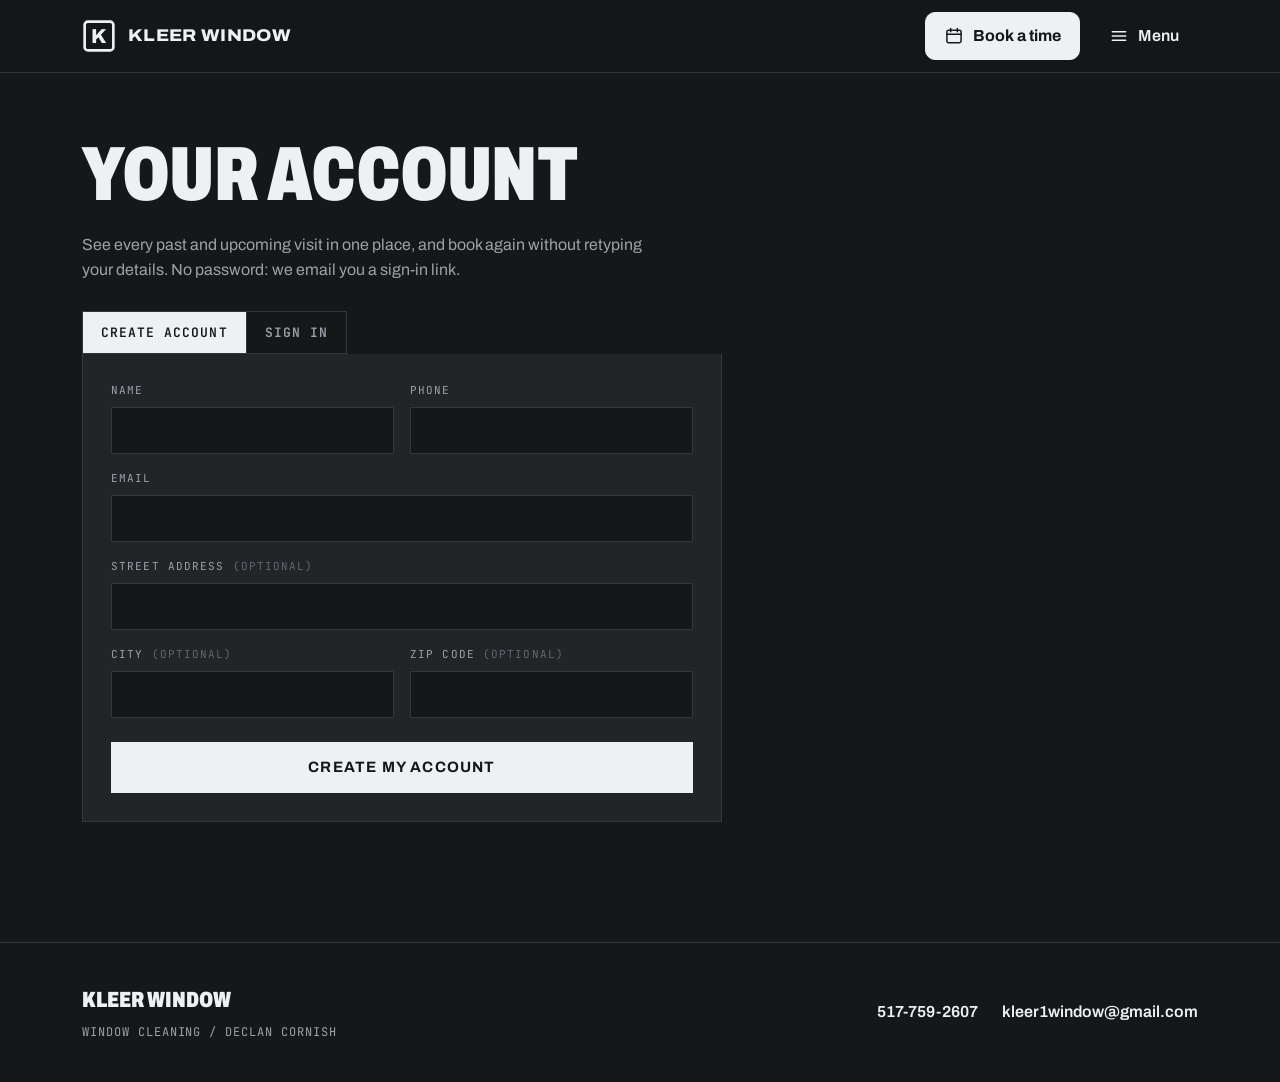
<file: account.html>
<!doctype html>
<html lang="en">
<head>
  <meta charset="utf-8">
  <meta name="viewport" content="width=device-width, initial-scale=1">
  <title>Your Account | Kleer Window</title>
  <meta name="description" content="Sign in to your Kleer Window account to see past and upcoming window cleanings.">
  <meta name="robots" content="noindex">
  <meta name="theme-color" content="#161719">
  <link rel="icon" href="data:image/svg+xml,%3Csvg xmlns='http://www.w3.org/2000/svg' viewBox='0 0 32 32'%3E%3Crect x='1' y='1' width='30' height='30' rx='4' fill='%23161719' stroke='%23f1f2f4' stroke-width='2.5'/%3E%3Ctext x='16' y='22.5' text-anchor='middle' font-family='Arial,sans-serif' font-weight='800' font-size='19' fill='%23f1f2f4'%3EK%3C/text%3E%3C/svg%3E">
  <link rel="apple-touch-icon" href="assets/media/apple-touch-icon.png">
  <link rel="preconnect" href="https://fonts.googleapis.com">
  <link rel="preconnect" href="https://fonts.gstatic.com" crossorigin>
  <link href="https://fonts.googleapis.com/css2?family=Archivo:wdth,wght@62..125,400..900&family=JetBrains+Mono:wght@400;600&display=swap" rel="stylesheet">
  <link rel="stylesheet" href="assets/styles.css?v=20261119a">
</head>
<body class="account-page">
  <header class="nav solid">
    <div class="wrap nav-inner">
      <a class="brand" href="./" aria-label="Kleer Window home">
        <svg viewBox="0 0 32 32" aria-hidden="true"><rect class="box" x="2.5" y="2.5" width="27" height="27" rx="3"/><text class="k" x="16" y="16" text-anchor="middle" dominant-baseline="central">K</text></svg>
        <span>Kleer Window</span>
      </a>
      <nav class="nav-links">
        <a class="nav-btn nav-cta" href="./#book">
          <svg viewBox="0 0 24 24" aria-hidden="true"><rect x="3.5" y="5" width="17" height="15" rx="2"/><path d="M3.5 10h17M8 3v4M16 3v4"/></svg>
          <span class="long">Book a time</span><span class="short">Book</span>
        </a>
        <div class="nav-menu">
          <button class="nav-btn nav-menu-btn" type="button" aria-expanded="false" aria-controls="nav-menu-list">
            <svg viewBox="0 0 24 24" aria-hidden="true"><path d="M4 7h16M4 12h16M4 17h16"/></svg>
            <span>Menu</span>
          </button>
          <div class="nav-menu-list" id="nav-menu-list" hidden>
            <a href="./">Home</a>
            <a href="./#services">Packages</a>
            <a href="./#work">Our work</a>
            <a href="./#reviews">Reviews</a>
            <a href="./#faq">Questions</a>
            <a href="./#contact">Contact us</a>
          </div>
        </div>
      </nav>
    </div>
  </header>

  <main class="section account">
    <div class="wrap">
      <p class="state" id="acct-loading">Loading your account...</p>

      <!-- Sign up / sign in -->
      <div id="acct-auth" hidden>
        <header class="sec-head">
          <h2>Your account</h2>
        </header>
        <p class="sub acct-intro">See every past and upcoming visit in one place, and book again without retyping your details. No password: we email you a sign-in link.</p>

        <div class="acct-tabs" role="tablist">
          <button type="button" role="tab" class="acct-tab active" data-tab="signup" aria-selected="true">Create account</button>
          <button type="button" role="tab" class="acct-tab" data-tab="login" aria-selected="false">Sign in</button>
        </div>

        <form id="signup-form" class="booking acct-form" novalidate>
          <div class="grid">
            <label>Name<input name="name" autocomplete="name" required maxlength="80"></label>
            <label>Phone<input name="phone" type="tel" autocomplete="tel" required maxlength="30"></label>
            <label class="full">Email<input name="email" type="email" autocomplete="email" required maxlength="120"></label>
            <label class="full"><span>Street address <span class="opt">(optional)</span></span><input name="address" autocomplete="address-line1" maxlength="160"></label>
            <label><span>City <span class="opt">(optional)</span></span><input name="city" autocomplete="address-level2" maxlength="60"></label>
            <label><span>ZIP code <span class="opt">(optional)</span></span><input name="zip" autocomplete="postal-code" inputmode="numeric" maxlength="10"></label>
            <label class="hp" aria-hidden="true">Website<input name="website" tabindex="-1" autocomplete="off"></label>
          </div>
          <p class="error" role="alert" hidden></p>
          <button class="btn btn-block" type="submit">Create my account</button>
        </form>

        <form id="login-form" class="booking acct-form" novalidate hidden>
          <div class="grid">
            <label class="full">Email<input name="email" type="email" autocomplete="email" required maxlength="120"></label>
          </div>
          <p class="error" role="alert" hidden></p>
          <button class="btn btn-block" type="submit">Email me a sign-in link</button>
        </form>
      </div>

      <!-- Link sent -->
      <div id="acct-sent" class="done" hidden>
        <svg viewBox="0 0 24 24" aria-hidden="true"><rect x="3" y="5" width="18" height="14" rx="2"/><path d="m3 7 9 6 9-6"/></svg>
        <h3>Check your email</h3>
        <p class="sub" id="acct-sent-text"></p>
        <button type="button" class="link" id="acct-back">Use a different email</button>
      </div>

      <!-- Dashboard -->
      <div id="acct-dash" hidden>
        <header class="sec-head dash-head">
          <h2 id="dash-hello">Hi</h2>
          <button type="button" class="link dash-out" id="acct-signout">Sign out</button>
        </header>

        <div class="dash-actions">
          <a class="btn" href="./#book">Book a cleaning <svg viewBox="0 0 24 24" aria-hidden="true"><path d="M5 12h14M13 6l6 6-6 6"/></svg></a>
          <a class="btn btn-ghost" href="./#services">Get a quote</a>
        </div>

        <p class="dash-flash" id="dash-flash" role="status" hidden></p>

        <section class="dash-block">
          <p class="mono">Upcoming</p>
          <div id="dash-upcoming" class="visit-list"></div>
        </section>

        <section class="dash-block">
          <p class="mono">Past visits</p>
          <div id="dash-past" class="visit-list"></div>
        </section>

        <section class="dash-block">
          <p class="mono">Your details</p>
          <form id="profile-form" class="booking acct-form" novalidate>
            <div class="grid">
              <label>Name<input name="name" autocomplete="name" maxlength="80"></label>
              <label>Phone<input name="phone" type="tel" autocomplete="tel" maxlength="30"></label>
              <label class="full">Email<input name="email" type="email" disabled></label>
              <label class="full">Street address<input name="address" autocomplete="address-line1" maxlength="160"></label>
              <label>City<input name="city" autocomplete="address-level2" maxlength="60"></label>
              <label>ZIP code<input name="zip" autocomplete="postal-code" inputmode="numeric" maxlength="10"></label>
            </div>
            <p class="error" role="alert" hidden></p>
            <p class="saved" hidden>Saved.</p>
            <button class="btn btn-block" type="submit">Save my details</button>
          </form>
        </section>
      </div>
    </div>
  </main>

  <footer class="foot">
    <div class="wrap foot-inner">
      <div>
        <span class="foot-mark">Kleer Window</span>
        <p class="mono foot-sub">Window cleaning / Declan Cornish</p>
      </div>
      <div class="foot-contact">
        <a href="tel:+15177592607">517-759-2607</a>
        <a href="mailto:kleer1window@gmail.com">kleer1window@gmail.com</a>
      </div>
    </div>
  </footer>

  <script src="assets/nav.js?v=20261119a"></script>
  <script src="assets/config.js?v=20261119a"></script>
  <script src="assets/account.js?v=20261119a"></script>
</body>
</html>
</file>
<file: assets/styles.css>
:root {
  --bg: #161719;
  --bg-2: #1d1e21;
  --surface: #232428;
  --surface-2: #2c2e32;
  --line: #34363b;
  --ink: #eef0f2;
  --ink-2: #9ca1a8;
  --muted: #62666d;
  --accent: #eef0f2;
  --accent-ink: #161719;
  --danger: #ff8a80;
  --display: 'Archivo', 'Arial Narrow', sans-serif;
  --mono: 'JetBrains Mono', ui-monospace, monospace;
  color-scheme: dark;
}

* { box-sizing: border-box; }
html { scroll-behavior: smooth; background: var(--bg); }
body {
  margin: 0;
  font-family: var(--display);
  font-variation-settings: 'wdth' 100;
  color: var(--ink);
  background: var(--bg);
  line-height: 1.55;
  -webkit-font-smoothing: antialiased;
}
.wrap { max-width: 1180px; margin: 0 auto; padding: 0 32px; }
[hidden] { display: none !important; }
.mono { font-family: var(--mono); font-size: 12px; letter-spacing: .08em; text-transform: uppercase; color: var(--ink-2); }

/* Nav */
.nav { position: fixed; inset: 0 0 auto 0; z-index: 20; transition: background .3s ease, border-color .3s ease; border-bottom: 1px solid transparent; }
.nav.solid { background: rgba(22, 23, 25, .92); backdrop-filter: blur(12px); border-color: var(--line); }
.nav-inner { display: flex; align-items: center; justify-content: space-between; height: 72px; }
.brand { display: flex; align-items: center; gap: 12px; color: var(--ink); text-decoration: none; white-space: nowrap; font-weight: 800; font-size: 17px; letter-spacing: .02em; text-transform: uppercase; font-variation-settings: 'wdth' 112; }
.brand svg { width: 34px; height: 34px; flex: none; }
.brand .box { fill: none; stroke: var(--ink); stroke-width: 2.5; }
.brand .k { fill: var(--ink); font: 800 19px var(--display); }
.nav-links { display: flex; align-items: center; gap: 10px; }
.nav-btn {
  display: inline-flex; align-items: center; gap: 9px; min-height: 48px; padding: 0 18px;
  border: 1.5px solid rgba(238, 240, 242, .55); border-radius: 10px; background: rgba(22, 23, 25, .35);
  color: var(--ink); text-decoration: none; cursor: pointer; white-space: nowrap;
  font: 600 16px/1 var(--display); transition: background .2s, border-color .2s, color .2s;
}
.nav-btn svg { width: 20px; height: 20px; flex: none; fill: none; stroke: currentColor; stroke-width: 1.8; stroke-linecap: round; stroke-linejoin: round; }
.nav-btn:hover { border-color: var(--ink); background: rgba(238, 240, 242, .1); }
.nav-btn:focus-visible { outline: 3px solid var(--ink); outline-offset: 3px; }
.nav-btn.nav-cta { background: var(--ink); border-color: var(--ink); color: var(--accent-ink); font-weight: 700; }
.nav-btn.nav-cta:hover { background: #fff; }
.nav-btn .short { display: none; }
.nav-menu { position: relative; }
.nav-menu-btn { border-color: transparent; background: none; }
.nav-menu-btn[aria-expanded="true"] { border-color: var(--ink); background: var(--surface); }
.nav-menu-list {
  position: absolute; right: 0; top: calc(100% + 8px); min-width: 230px; padding: 8px;
  background: var(--surface); border: 1px solid var(--line); border-radius: 12px; box-shadow: 0 16px 40px rgba(0, 0, 0, .45);
}
.nav-menu-list:not([hidden]) { display: flex; flex-direction: column; }
.nav-menu-list a { padding: 15px 14px; border-radius: 8px; color: var(--ink); text-decoration: none; font-size: 18px; font-weight: 600; }
.nav-menu-list a + a { border-top: 1px solid var(--line); }
.nav-menu-list a:hover, .nav-menu-list a:focus-visible { background: var(--surface-2); outline: none; }

/* Hero */
.hero { position: relative; min-height: 100svh; display: flex; align-items: flex-end; overflow: hidden; background: #0d0e0f; }
.hero-video { position: absolute; inset: 0; width: 100%; height: 100%; object-fit: cover; filter: grayscale(.55) contrast(1.05) brightness(.9); }
.hero-shade {
  position: absolute; inset: 0;
  background:
    linear-gradient(180deg, rgba(13, 14, 15, .55) 0%, rgba(13, 14, 15, .05) 30%, rgba(13, 14, 15, .2) 55%, rgba(22, 23, 25, .96) 100%),
    linear-gradient(90deg, rgba(13, 14, 15, .55), rgba(13, 14, 15, 0) 60%);
}
.hero-inner { position: relative; width: 100%; padding-bottom: 72px; padding-top: 140px; }
.tag { display: inline-flex; align-items: center; gap: 10px; margin: 0 0 24px; font-family: var(--mono); font-size: 12px; letter-spacing: .12em; text-transform: uppercase; color: var(--ink); }
.dot { width: 8px; height: 8px; border-radius: 50%; background: #7ee2a8; box-shadow: 0 0 0 0 rgba(126, 226, 168, .6); animation: pulse 2.4s infinite; }
@keyframes pulse { 70% { box-shadow: 0 0 0 10px rgba(126, 226, 168, 0); } 100% { box-shadow: 0 0 0 0 rgba(126, 226, 168, 0); } }
h1 {
  margin: 0; max-width: 11ch;
  font-size: clamp(56px, 11vw, 168px); line-height: .86; letter-spacing: -.02em;
  font-weight: 900; text-transform: uppercase; font-variation-settings: 'wdth' 68;
}
.hero-foot { display: flex; align-items: flex-end; justify-content: space-between; gap: 32px; margin-top: 40px; padding-top: 28px; border-top: 1px solid rgba(238, 240, 242, .25); }
.lede { max-width: 420px; margin: 0; font-size: 18px; color: rgba(238, 240, 242, .82); }
.scroll-cue { position: absolute; left: 50%; bottom: 22px; width: 22px; height: 34px; margin-left: -11px; border: 1.5px solid rgba(238, 240, 242, .5); border-radius: 12px; }
.scroll-cue span { position: absolute; left: 50%; top: 7px; width: 2px; height: 7px; margin-left: -1px; background: var(--ink); border-radius: 2px; animation: cue 1.8s infinite; }
@keyframes cue { 0% { transform: translateY(0); opacity: 1; } 70% { transform: translateY(10px); opacity: 0; } 100% { opacity: 0; } }

.video-toggle {
  position: absolute; right: 32px; bottom: 22px; z-index: 2;
  width: 36px; height: 36px; display: grid; place-items: center;
  background: rgba(13, 14, 15, .45); border: 1px solid rgba(238, 240, 242, .35); color: var(--ink);
  cursor: pointer; transition: background .2s, border-color .2s;
}
.video-toggle:hover { background: rgba(13, 14, 15, .7); border-color: var(--ink); }
.video-toggle svg { width: 16px; height: 16px; fill: none; stroke: currentColor; stroke-width: 2.2; stroke-linejoin: round; }
.video-toggle .i-play { display: none; }
.video-toggle[aria-pressed="true"] .i-play { display: block; }
.video-toggle[aria-pressed="true"] .i-pause { display: none; }

/* Buttons */
.btn {
  display: inline-flex; align-items: center; justify-content: center; gap: 12px;
  padding: 18px 26px; border: 0; border-radius: 0;
  background: var(--accent); color: var(--accent-ink);
  font: 700 15px/1 var(--display); letter-spacing: .08em; text-transform: uppercase;
  text-decoration: none; cursor: pointer; white-space: nowrap;
  transition: transform .2s ease, background .2s ease;
}
.btn svg { width: 18px; height: 18px; fill: none; stroke: currentColor; stroke-width: 2.2; transition: transform .2s ease; }
.btn:hover { background: #fff; }
.btn:hover svg { transform: translateX(4px); }
.btn:active { transform: scale(.98); }
.btn:disabled { opacity: .6; cursor: default; }
.btn-block { width: 100%; }
.link { background: none; border: 0; padding: 0; color: var(--ink); font: inherit; font-weight: 600; cursor: pointer; text-decoration: underline; text-underline-offset: 3px; text-decoration-color: var(--muted); }
.link:hover { text-decoration-color: var(--ink); }

/* Sections */
.section { padding: 120px 0; scroll-margin-top: 40px; border-top: 1px solid var(--line); }
.sec-head { display: flex; align-items: baseline; gap: 20px; margin-bottom: 48px; }
.num { font-family: var(--mono); font-size: 13px; color: var(--ink-2); }
h2 { margin: 0; font-size: clamp(40px, 6vw, 80px); line-height: .9; font-weight: 900; text-transform: uppercase; letter-spacing: -.01em; font-variation-settings: 'wdth' 72; }
.sub { margin: -28px 0 28px; color: var(--ink-2); }

.rows { border-top: 1px solid var(--line); }
.row { display: grid; grid-template-columns: 1fr 1fr; gap: 32px; align-items: baseline; padding: 36px 0; border-bottom: 1px solid var(--line); transition: padding-left .3s ease; }
.row:hover { padding-left: 12px; }
.row h3 { margin: 0; font-size: clamp(28px, 3.6vw, 44px); line-height: 1; font-weight: 800; text-transform: uppercase; font-variation-settings: 'wdth' 85; }
.row p { margin: 0; color: var(--ink-2); font-size: 18px; max-width: 420px; }

.tiers { display: grid; grid-template-columns: repeat(2, 1fr); border: 1px solid var(--line); }
.tier { display: flex; flex-direction: column; padding: 28px 24px; border-left: 1px solid var(--line); }
.tier:nth-child(2) { border-left: 0; }
.tier h3 { margin: 0 0 8px; font-size: clamp(30px, 3vw, 40px); line-height: 1; font-weight: 900; text-transform: uppercase; font-variation-settings: 'wdth' 75; }
.tier-sum { margin: 0 0 18px; color: var(--ink-2); }
.tier-list { list-style: none; margin: 0 0 28px; padding: 0; flex: 1; }
.tier-list li { position: relative; padding: 10px 0 10px 22px; border-top: 1px solid var(--line); font-size: 15px; }
.tier-list li::before { content: ''; position: absolute; left: 2px; top: 17px; width: 10px; height: 6px; border-left: 2px solid var(--ink); border-bottom: 2px solid var(--ink); transform: rotate(-45deg); }
.tier-btn-line {
  align-self: flex-start; padding: 12px 16px; background: transparent; color: var(--ink); border: 1px solid var(--ink-2);
  font: 700 13px/1 var(--display); letter-spacing: .08em; text-transform: uppercase; cursor: pointer; transition: background .2s, color .2s, border-color .2s;
}
.tier-btn-line:hover { background: var(--ink); color: var(--accent-ink); border-color: var(--ink); }

.tier-extra { grid-column: 1 / -1; display: grid; grid-template-columns: 1fr 1.2fr auto; gap: 40px; align-items: center; padding: 32px 40px; border-left: 0; border-top: 1px solid var(--line); }
.tier-extra .mono { margin: 0 0 10px; }
.tier-extra .tier-sum { margin: 0; }
.tier-extra .tier-list { margin: 0; }
.tier-extra .tier-list li:first-child { border-top: 0; }
.tier-top {
  grid-column: 1 / -1; display: grid; grid-template-columns: 1fr 1.2fr auto; gap: 40px; align-items: center;
  padding: 40px; border-left: 0; border-bottom: 1px solid var(--line); background: var(--ink); color: var(--accent-ink);
}
.tier-top .mono { color: #5b5f66; margin: 0 0 10px; }
.tier-top h3 { font-size: clamp(48px, 6vw, 84px); margin-bottom: 10px; }
.tier-top .tier-sum { color: #45484e; margin: 0; }
.tier-top .tier-list { margin: 0; }
.tier-top .tier-list li { border-color: #cfd2d6; font-size: 16px; }
.tier-top .tier-list li:first-child { border-top: 0; }
.tier-top .tier-list li::before { border-color: var(--accent-ink); }
.tier-top .btn { background: var(--accent-ink); color: var(--ink); }
.tier-top .btn:hover { background: #000; }
.pkg-link { align-self: center; margin-left: 6px; font-size: 14px; }
.tier-actions { display: flex; flex-direction: column; align-items: flex-start; gap: 14px; }
.tier-book { font-size: 14px; color: var(--ink-2); }
.tier-top .tier-book { color: #45484e; text-decoration-color: #9a9ea5; }
.tier-top .tier-actions { align-items: stretch; text-align: center; }

.hero-ctas { display: flex; gap: 12px; flex-wrap: wrap; }
.btn-ghost { background: transparent; color: var(--ink); border: 1px solid rgba(238, 240, 242, .6); }
.btn-ghost:hover { background: rgba(238, 240, 242, .12); }

/* Quote dialog */
body.modal-open { overflow: hidden; }
.quote {
  width: min(640px, calc(100% - 32px)); max-height: calc(100% - 32px); padding: 0;
  border: 1px solid var(--line); background: var(--surface); color: var(--ink);
}
.quote::backdrop { background: rgba(8, 9, 10, .75); backdrop-filter: blur(4px); }
.quote[open] { animation: rise .25s ease; }
@keyframes rise { from { opacity: 0; transform: translateY(12px); } to { opacity: 1; transform: none; } }
.quote-form, .quote-done { padding: 28px; }
.quote-head { display: flex; justify-content: space-between; align-items: flex-start; gap: 16px; }
.quote-head .mono { margin: 0 0 8px; }
.quote h2 { font-size: clamp(36px, 5vw, 52px); }
.quote-close { width: 40px; height: 40px; display: grid; place-items: center; background: none; border: 1px solid var(--line); color: var(--ink); cursor: pointer; flex: none; }
.quote-close:hover { border-color: var(--ink); }
.quote-close svg { width: 18px; height: 18px; fill: none; stroke: currentColor; stroke-width: 2; }
.quote-sub { margin: 12px 0 24px; color: var(--ink-2); }
.quote .btn { margin-top: 24px; }
.quote-done { border: 0; }
.quote-done .link { margin-top: 18px; }

.steps { list-style: none; margin: 0; padding: 0; display: grid; grid-template-columns: repeat(3, 1fr); border-top: 1px solid var(--line); }
.steps li { padding: 32px 32px 8px 0; }
.steps li + li { padding-left: 32px; border-left: 1px solid var(--line); }
.step-n { font-family: var(--mono); font-size: 12px; color: var(--ink-2); }
.steps h3 { margin: 18px 0 10px; font-size: 24px; text-transform: uppercase; font-weight: 800; font-variation-settings: 'wdth' 90; }
.steps p { margin: 0; color: var(--ink-2); }

/* Booking */
.book { background: var(--bg-2); }
.opens-note { margin: -12px 0 20px; padding: 14px 16px; border-left: 2px solid var(--ink); background: var(--surface); font-weight: 600; }
.schedule { background: var(--surface); border: 1px solid var(--line); padding: 20px; scroll-margin-top: 96px; }
.state { margin: 28px 8px; text-align: center; color: var(--ink-2); font-family: var(--mono); font-size: 13px; }

.days { position: relative; display: flex; gap: 6px; overflow-x: auto; padding: 2px 2px 14px; scrollbar-width: thin; scrollbar-color: var(--line) transparent; }
.day {
  flex: 0 0 auto; min-width: 80px;
  display: flex; flex-direction: column; align-items: center; gap: 3px;
  padding: 12px 8px; border: 1px solid var(--line); background: var(--surface-2); color: var(--ink);
  font: inherit; cursor: pointer; transition: border-color .15s, background .15s;
}
.day:hover { border-color: var(--ink-2); }
.day .dow { font-family: var(--mono); font-size: 11px; color: var(--ink-2); text-transform: uppercase; letter-spacing: .08em; }
.day .num { font-family: var(--display); font-size: 17px; font-weight: 800; color: var(--ink); text-transform: uppercase; font-variation-settings: 'wdth' 85; }
.day .count { font-family: var(--mono); font-size: 11px; color: var(--ink-2); }
.day.full .count { color: var(--muted); }
.day.active { background: var(--accent); border-color: var(--accent); }
.day.active .dow, .day.active .num, .day.active .count { color: var(--accent-ink); }

.slots { display: grid; grid-template-columns: repeat(auto-fit, minmax(220px, 1fr)); gap: 8px; margin-top: 10px; }
.slot {
  display: flex; justify-content: space-between; align-items: center; gap: 12px;
  padding: 20px; border: 1px solid var(--ink-2); background: transparent; color: var(--ink);
  font: 700 17px var(--display); cursor: pointer; text-align: left;
  transition: background .15s, border-color .15s, color .15s;
}
.slot .t { white-space: nowrap; }
.slot:hover { border-color: var(--ink); background: var(--surface-2); }
.slot .s { font-family: var(--mono); font-size: 11px; font-weight: 400; letter-spacing: .08em; text-transform: uppercase; color: var(--ink-2); }
.slot.picked { background: var(--accent); border-color: var(--accent); color: var(--accent-ink); }
.slot.picked .s { color: var(--accent-ink); }
.slot.taken { border-color: var(--line); color: var(--muted); cursor: not-allowed; }
.slot.taken:hover { background: transparent; }
.slot.taken .t { text-decoration: line-through; }
.slot.taken .s { color: var(--muted); }

.booking { margin-top: 16px; background: var(--surface); border: 1px solid var(--line); padding: 28px; scroll-margin-top: 96px; }
.picked { display: flex; align-items: center; gap: 12px; padding: 14px 16px; background: var(--surface-2); font-weight: 700; margin-bottom: 24px; }
.picked svg { width: 20px; height: 20px; fill: none; stroke: var(--ink); stroke-width: 2; flex: none; }
.picked span { flex: 1; }

fieldset.services { border: 0; padding: 0; margin: 0 0 20px; display: flex; gap: 8px; flex-wrap: wrap; }
legend, .grid label { font-family: var(--mono); font-size: 11px; letter-spacing: .1em; text-transform: uppercase; color: var(--ink-2); }
legend { margin-bottom: 10px; padding: 0; }
.pill { display: inline-flex; align-items: center; gap: 10px; padding: 12px 18px; border: 1px solid var(--line); cursor: pointer; font: 600 15px var(--display); color: var(--ink); text-transform: none; letter-spacing: 0; }
.pill:has(input:checked) { border-color: var(--ink); background: var(--surface-2); }
.pill input { accent-color: var(--ink); margin: 0; }

.grid { display: grid; grid-template-columns: 1fr 1fr; gap: 16px; }
.grid label { display: flex; flex-direction: column; gap: 8px; }
.grid .full { grid-column: 1 / -1; }
.opt { color: var(--muted); }
input, textarea {
  font: 400 16px var(--display); color: var(--ink); letter-spacing: 0; text-transform: none;
  padding: 14px; border: 1px solid var(--line); border-radius: 0; background: var(--bg);
}
input::placeholder, textarea::placeholder { color: var(--muted); }
input:focus, textarea:focus { outline: none; border-color: var(--ink-2); }
input.invalid, input.invalid:focus { border-color: var(--danger); box-shadow: 0 0 0 3px rgba(255, 138, 128, .18); }
textarea { resize: vertical; }
.hp { position: absolute; left: -9999px; }

.error { color: var(--danger); font-weight: 600; margin: 16px 0 0; }
.booking .btn { margin-top: 24px; }

.done { text-align: center; background: var(--surface); border: 1px solid var(--line); padding: 48px 24px; }
.done svg { width: 48px; height: 48px; fill: none; stroke: var(--ink); stroke-width: 1.6; stroke-linecap: round; stroke-linejoin: round; }
.done h3 { margin: 14px 0 6px; font-size: 32px; font-weight: 900; text-transform: uppercase; font-variation-settings: 'wdth' 75; }
.done p { margin: 0 0 6px; }
.done .sub { margin: 0; }
#done-label { font-weight: 700; }


.hero-contact { margin: 20px 0 0; font-size: 15px; color: rgba(238, 240, 242, .75); }
.hero-contact a { color: var(--ink); font-weight: 700; text-decoration: underline; text-underline-offset: 3px; text-decoration-color: rgba(238, 240, 242, .4); }

.faq-list { border-top: 1px solid var(--line); }
.faq-list details { border-bottom: 1px solid var(--line); }
.faq-list summary {
  display: flex; justify-content: space-between; align-items: center; gap: 24px;
  padding: 24px 0; cursor: pointer; list-style: none;
  font-size: clamp(18px, 2vw, 22px); font-weight: 700;
}
.faq-list summary::-webkit-details-marker { display: none; }
.faq-list summary::after { content: '+'; font-family: var(--mono); font-size: 22px; font-weight: 400; color: var(--ink-2); transition: transform .2s; }
.faq-list details[open] summary::after { transform: rotate(45deg); }
.faq-list summary:hover::after { color: var(--ink); }
.faq-list details p { margin: -8px 0 24px; max-width: 680px; color: var(--ink-2); }

/* Account page */
.account { min-height: calc(100vh - 160px); padding-top: 140px; border-top: 0; }
.acct-intro { margin: -24px 0 28px; max-width: 560px; }
.acct-tabs { display: flex; gap: 0; border: 1px solid var(--line); width: max-content; max-width: 100%; }
.acct-tab {
  padding: 12px 18px; background: transparent; color: var(--ink-2); border: 0;
  font: 600 13px var(--mono); letter-spacing: .08em; text-transform: uppercase; cursor: pointer;
}
.acct-tab + .acct-tab { border-left: 1px solid var(--line); }
.acct-tab.active { background: var(--ink); color: var(--accent-ink); }
.acct-form { max-width: 640px; }
.acct-tabs + .acct-form { margin-top: 0; border-top: 0; }
#acct-sent { max-width: 640px; }
.dash-head { flex-wrap: wrap; }
.dash-out { margin-left: auto; font-size: 14px; }
.dash-actions { display: flex; gap: 12px; flex-wrap: wrap; margin-bottom: 48px; }
.dash-block { margin-bottom: 48px; max-width: 760px; }
.dash-block > .mono { margin: 0 0 12px; }
.dash-block .acct-form { margin-top: 0; }
.visit-list { border-top: 1px solid var(--line); }
.visit { display: flex; justify-content: space-between; align-items: baseline; gap: 16px; flex-wrap: wrap; padding: 18px 0; border-bottom: 1px solid var(--line); }
.visit-when { font-weight: 700; font-size: 17px; }
.visit.upcoming .visit-when::before { content: ''; display: inline-block; width: 8px; height: 8px; margin-right: 10px; border-radius: 50%; background: #7ee2a8; vertical-align: middle; }
.visit-meta { color: var(--ink-2); font-size: 15px; }
.visit-change, .visit-note { flex-basis: 100%; }
.visit-note { margin: 0; color: var(--ink-2); font-size: 15px; }
.visit-note a { color: var(--ink); font-weight: 700; }
.visit-actions { display: flex; flex-wrap: wrap; gap: 10px; }
.visit-actions .btn { min-height: 48px; font-size: 15px; }
.visit-panel { margin-top: 16px; padding: 20px; background: var(--surface); border: 1px solid var(--line); }
.visit-panel > * + * { margin-top: 14px; }
.visit-ask { display: block; margin: 0; font-size: 17px; font-weight: 600; }
.visit-select { display: block; width: 100%; max-width: 420px; margin-top: 10px; min-height: 52px; padding: 0 14px; font: 600 17px var(--display); color: var(--ink); background: var(--bg); border: 1.5px solid var(--line); border-radius: 8px; }
.visit-times { display: flex; flex-wrap: wrap; gap: 10px; }
.visit-time { min-height: 52px; min-width: 120px; padding: 0 18px; font: 700 17px var(--display); color: var(--ink); background: var(--bg); border: 1.5px solid var(--line); border-radius: 8px; cursor: pointer; }
.visit-time:hover { border-color: var(--ink-2); }
.visit-time[aria-pressed="true"] { background: var(--ink); color: var(--accent-ink); border-color: var(--ink); }
.visit-change .error { margin: 12px 0 0; }
.dash-flash { margin: 0 0 28px; padding: 16px 18px; border: 1px solid #7ee2a8; color: var(--ink); font-size: 17px; }
.visit-empty { margin: 0; padding: 18px 0; color: var(--ink-2); border-bottom: 1px solid var(--line); }
.saved { color: #7ee2a8; font-weight: 600; margin: 16px 0 0; }

.contact-grid { display: grid; grid-template-columns: 1.2fr 1fr 1fr; border: 1px solid var(--line); }
.contact-who { padding: 32px; }
.contact-who .mono { margin: 0 0 10px; }
.contact-name { margin: 0 0 12px; font-size: clamp(30px, 3.4vw, 44px); line-height: 1; font-weight: 900; text-transform: uppercase; font-variation-settings: 'wdth' 75; }
.contact-note { margin: 0; color: var(--ink-2); max-width: 340px; }
.contact-card {
  position: relative; display: flex; flex-direction: column; justify-content: flex-end; gap: 10px; min-height: 180px;
  padding: 32px; border-left: 1px solid var(--line); color: var(--ink); text-decoration: none; transition: background .2s, color .2s;
}
.contact-card .contact-val { font-size: clamp(20px, 2vw, 26px); font-weight: 800; overflow-wrap: anywhere; }
.contact-card svg { position: absolute; top: 28px; right: 28px; width: 22px; height: 22px; fill: none; stroke: currentColor; stroke-width: 2; transition: transform .2s; }
.contact-card:hover { background: var(--ink); color: var(--accent-ink); }
.contact-card:hover .mono { color: #5b5f66; }
.contact-card:hover svg { transform: translateX(4px); }

.foot { padding: 40px 0; border-top: 1px solid var(--line); }
.foot-inner { display: flex; justify-content: space-between; align-items: center; gap: 24px; flex-wrap: wrap; }
.foot-sub { margin: 6px 0 0; }
.foot-contact { display: flex; gap: 24px; flex-wrap: wrap; }
.foot-contact a { color: var(--ink); text-decoration: none; font-weight: 600; }
.foot-contact a:hover { text-decoration: underline; text-underline-offset: 3px; }
.foot-mark { font-weight: 900; font-size: 22px; text-transform: uppercase; font-variation-settings: 'wdth' 75; }

@media (max-width: 1000px) and (min-width: 761px) {
  .contact-grid { grid-template-columns: 1fr 1fr; }
  .contact-who { grid-column: 1 / -1; border-bottom: 1px solid var(--line); }
  .contact-card:first-of-type { border-left: 0; }
  .tier-top { grid-template-columns: 1fr; gap: 24px; }
  .tier-extra { grid-template-columns: 1fr; gap: 20px; }
}

@media (max-width: 760px) {
  .wrap { padding: 0 16px; }
  .nav-links { gap: 6px; }
  .brand { font-size: 15px; gap: 10px; }
  .brand svg { width: 30px; height: 30px; }
  .nav-btn { min-height: 46px; padding: 0 11px; gap: 6px; font-size: 15px; }
  .nav-btn svg { width: 18px; height: 18px; }
  .nav-btn .long { display: none; }
  .nav-btn .short { display: inline; }
  .nav-menu-btn { padding: 0 8px; }
  .contact-grid { grid-template-columns: 1fr; }
  .contact-who, .contact-card { padding: 24px 20px; }
  .contact-card { border-left: 0; border-top: 1px solid var(--line); min-height: 0; }
  .hero-inner { padding-bottom: 64px; }
  .hero-foot { flex-direction: column; align-items: flex-start; gap: 24px; }
  .section { padding: 80px 0; }
  .sec-head { margin-bottom: 32px; }
  .row { grid-template-columns: 1fr; gap: 12px; padding: 28px 0; }
  .steps { grid-template-columns: 1fr; }
  .tiers { grid-template-columns: 1fr; }
  .tier { border-left: 0; border-top: 1px solid var(--line); padding: 24px 20px; }
  .tier-top { grid-template-columns: 1fr; gap: 20px; padding: 28px 20px; border-top: 0; }
  .tier-extra { grid-template-columns: 1fr; gap: 16px; padding: 24px 20px; }
  .steps li, .steps li + li { padding: 24px 0; border-left: 0; border-bottom: 1px solid var(--line); }
  .grid { grid-template-columns: 1fr; }
  .booking { padding: 20px; }
  .quote-form, .quote-done { padding: 20px; }
  .hero-ctas { width: 100%; }
  .hero-ctas .btn { flex: 1 1 100%; }
  .scroll-cue { display: none; }
  .video-toggle { right: 16px; bottom: 16px; }
}

@media (prefers-reduced-motion: reduce) {
  html { scroll-behavior: auto; }
  .dot, .scroll-cue span { animation: none; }
}

@media (max-width: 440px) {
  .brand span { display: none; }
}

/* Meet the team */
.team-grid { display: grid; grid-template-columns: repeat(2, minmax(0, 1fr)); gap: 24px; max-width: 880px; }
.team-card { margin: 0; border: 1px solid var(--line); background: var(--bg-2); }
.team-card img { display: block; width: 100%; height: auto; aspect-ratio: 4 / 5; object-fit: cover; }
.team-card figcaption { display: flex; justify-content: space-between; align-items: baseline; gap: 12px; padding: 18px 20px; border-top: 1px solid var(--line); }
.team-name { font-weight: 800; font-size: 20px; }
.team-card .mono { margin: 0; }
@media (max-width: 520px) {
  .team-grid { grid-template-columns: 1fr; gap: 16px; }
}

/* Our work: before and after, moving strip */
.work-sub { margin: -8px 0 28px; }
.work-marquee { overflow: hidden; -webkit-mask-image: linear-gradient(90deg, transparent, #000 6%, #000 94%, transparent); mask-image: linear-gradient(90deg, transparent, #000 6%, #000 94%, transparent); }
.work-track { display: flex; gap: 24px; width: max-content; padding-right: 24px; animation: work-slide 100s linear infinite; will-change: transform; }
.work-marquee:hover .work-track, .work-marquee:focus-within .work-track { animation-play-state: paused; }
@keyframes work-slide { from { transform: translate3d(-50%, 0, 0); } to { transform: translate3d(0, 0, 0); } }
.work-card { flex: 0 0 auto; width: clamp(280px, 42vw, 540px); margin: 0; border: 1px solid var(--line); background: var(--bg-2); }
.work-pair { display: grid; grid-template-columns: 1fr 1fr; gap: 2px; background: var(--line); }
.work-pair img { display: block; width: 100%; height: auto; aspect-ratio: 3 / 4; object-fit: cover; }
.work-card figcaption { display: flex; justify-content: space-between; align-items: baseline; gap: 12px; padding: 16px 18px; border-top: 1px solid var(--line); }
.work-card .mono { margin: 0; text-align: right; }
@media (max-width: 760px) {
  .work-track { gap: 16px; padding-right: 16px; animation-duration: 75s; }
  .work-card { width: 78vw; }
}
@media (prefers-reduced-motion: reduce) {
  .work-track { animation-duration: 170s; }
}

/* Reviews */
.review-track { animation-duration: 45s; }
.review-track .review { flex: 0 0 auto; width: clamp(280px, 30vw, 400px); }
.review { margin: 0; padding: 28px 24px; border: 1px solid var(--line); background: var(--bg-2); display: flex; flex-direction: column; justify-content: space-between; gap: 20px; }
.review blockquote { margin: 0; font-size: 19px; line-height: 1.5; }
.review figcaption { font-size: 17px; }
@media (max-width: 760px) {
  .review-track { animation-duration: 35s; }
  .review-track .review { width: 78vw; }
}
@media (prefers-reduced-motion: reduce) {
  .review-track { animation-duration: 80s; }
}
.review .stars { display: flex; gap: 4px; margin-bottom: -6px; }
.review .stars svg { width: 20px; height: 20px; fill: #f5b301; }

/* Our work: tap to enlarge */
.work-track:not(.review-track) .work-card { cursor: zoom-in; }
.work-card:focus-visible { outline: 3px solid #f1f2f4; outline-offset: 3px; }
.no-scroll { overflow: hidden; }
.work-view { width: 100vw; height: 100dvh; max-width: none; max-height: none; margin: 0; padding: 64px 24px 24px; border: 0; background: rgba(10, 11, 12, 0.94); color: #f1f2f4; overflow-y: auto; }
.work-view::backdrop { background: rgba(10, 11, 12, 0.6); }
.work-view-pair { display: grid; grid-template-columns: 1fr 1fr; gap: 6px; max-width: min(1100px, calc((100dvh - 150px) * 1.5)); margin: 0 auto; }
.work-view-pair img { display: block; width: 100%; height: auto; aspect-ratio: 3 / 4; object-fit: cover; }
.work-view-cap { text-align: center; font-weight: 800; font-size: 20px; margin: 16px 0 0; }
.work-view-close { position: fixed; top: 14px; right: 16px; display: inline-flex; align-items: center; gap: 8px; min-height: 48px; padding: 0 18px; font: inherit; font-size: 16px; font-weight: 700; color: #161719; background: #f1f2f4; border: 0; border-radius: 6px; cursor: pointer; z-index: 2; }
.work-view-close svg { width: 20px; height: 20px; fill: none; stroke: currentColor; stroke-width: 2.5; stroke-linecap: round; }
@media (max-width: 760px) {
  .work-view { padding: 76px 16px 24px; }
  .work-view-pair { grid-template-columns: 1fr; max-width: 520px; gap: 12px; }
}

/* Hero trust line */
.hero-trust { list-style: none; margin: 14px 0 0; padding: 0; display: flex; flex-wrap: wrap; gap: 10px 24px; font-size: 17px; font-weight: 600; }
.hero-trust li { display: inline-flex; align-items: center; gap: 8px; }
.hero-trust svg { width: 22px; height: 22px; flex: 0 0 auto; fill: none; stroke: currentColor; stroke-width: 2; stroke-linecap: round; stroke-linejoin: round; }
</file>
